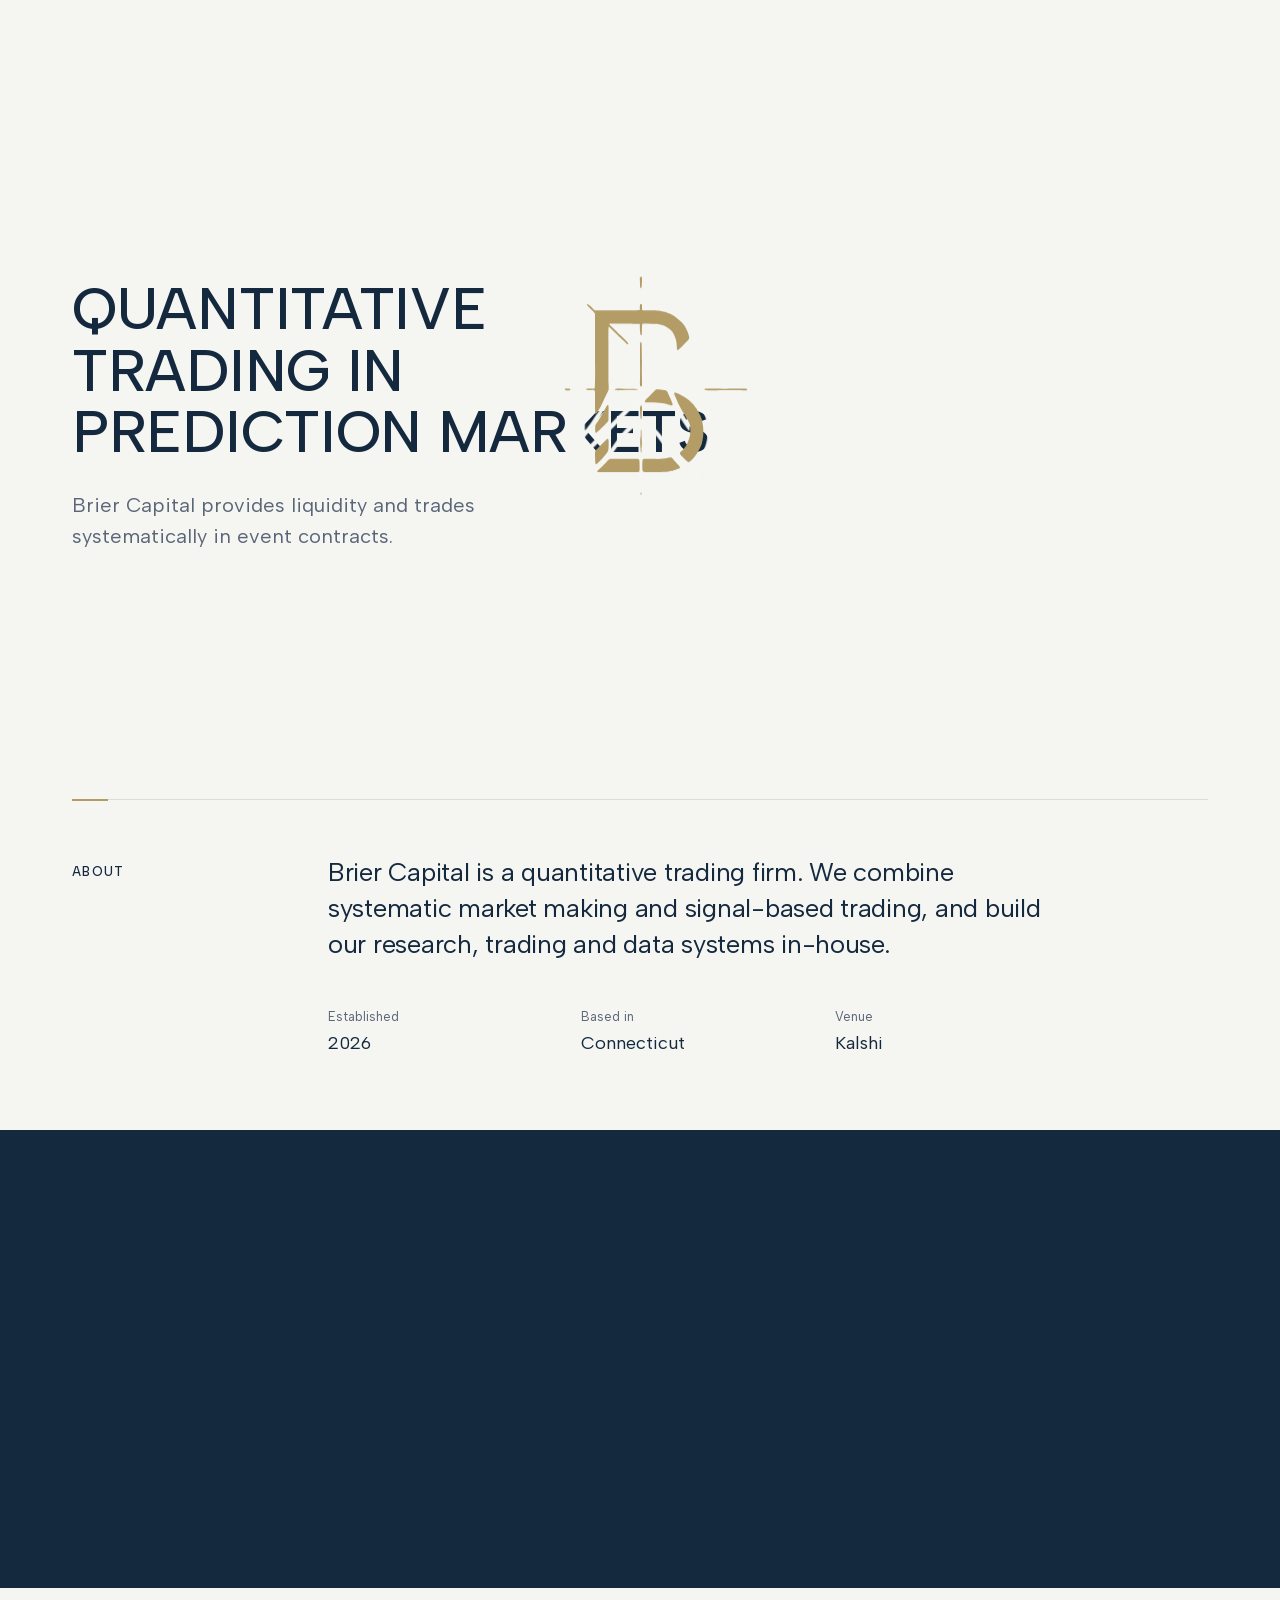
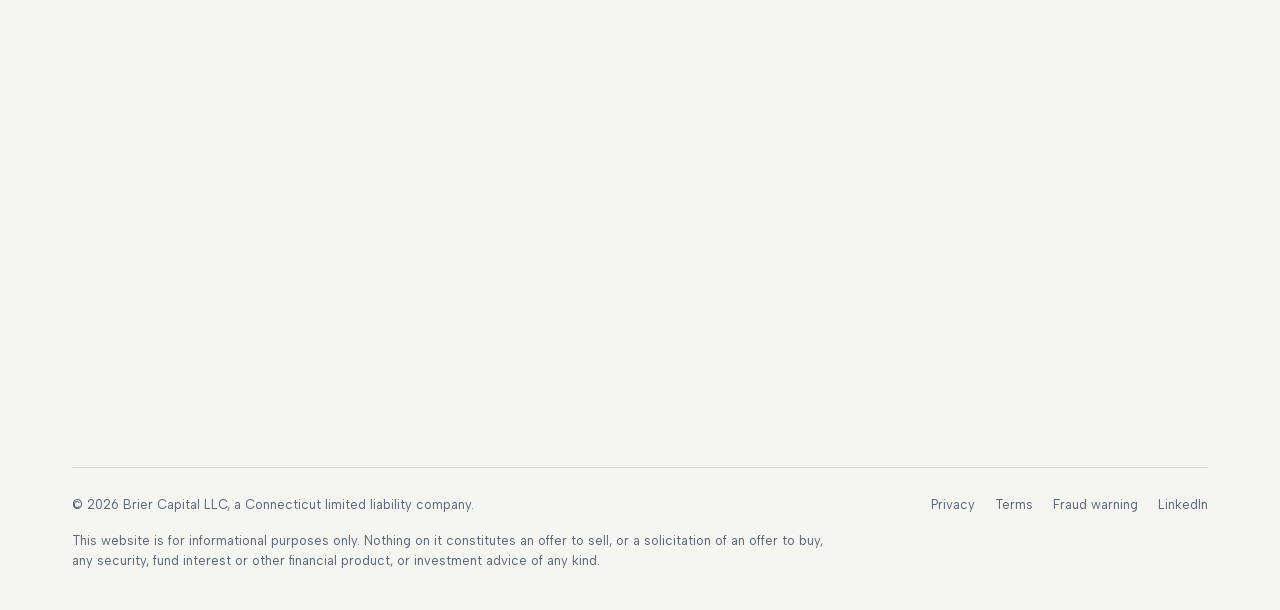
<file: index.html>
<!doctype html>
<html lang="en">
<head>
  <meta charset="utf-8">
  <meta name="viewport" content="width=device-width, initial-scale=1">
  <meta http-equiv="Content-Security-Policy" content="default-src 'none'; script-src 'self'; style-src 'self'; img-src 'self'; font-src 'self'; base-uri 'none'; form-action 'none'">
  <title>Brier Capital · Quantitative trading in prediction markets</title>
  <link rel="canonical" href="https://briercap.com/">
  <meta name="description" content="Brier Capital is a quantitative trading firm in prediction markets.">
  <meta name="theme-color" content="#f5f5f2" media="(prefers-color-scheme: light)">
  <meta name="theme-color" content="#0c1624" media="(prefers-color-scheme: dark)">
  <meta property="og:title" content="Brier Capital">
  <meta property="og:description" content="Quantitative trading in prediction markets.">
  <meta property="og:url" content="https://briercap.com/">
  <meta property="og:image" content="https://briercap.com/assets/og.png">
  <meta property="og:type" content="website">
  <meta property="og:site_name" content="Brier Capital">
  <link rel="icon" href="favicon.svg" type="image/svg+xml">
  <script type="application/ld+json">
    {"@context": "https://schema.org", "@graph": [
      {"@type": "Organization", "@id": "https://briercap.com/#org", "name": "Brier Capital",
       "legalName": "Brier Capital LLC", "alternateName": "briercap", "url": "https://briercap.com/",
       "logo": "https://briercap.com/brand/linkedin-logo.png", "email": "contact@briercap.com",
       "foundingDate": "2026", "sameAs": ["https://www.linkedin.com/company/briercap/"]},
      {"@type": "WebSite", "name": "Brier Capital", "url": "https://briercap.com/",
       "publisher": {"@id": "https://briercap.com/#org"}}
    ]}
  </script>
  <link rel="apple-touch-icon" href="assets/apple-touch-icon.png">
  <link rel="preload" href="assets/fonts/albert-sans-latin.woff2" as="font" type="font/woff2" crossorigin>
  <script src="boot.js"></script>
  <link rel="stylesheet" href="style.css">
  <script src="main.js" defer></script>
</head>
<body>
  <div class="curtain" aria-hidden="true"></div>
  <header class="wrap masthead">
    <a class="brand" href="index.html" aria-label="Brier Capital, home">
      <svg class="wordmark" viewBox="0 0 3768.000000 396.000000" aria-hidden="true"><g class="w-ink" transform="translate(0.000000,396.000000) scale(0.100000,-0.100000)"><path d="M18925 3710 c-100 -12 -322 -65 -375 -89 -25 -11 -52 -21 -60 -21
-19 0 -263 -123 -298 -150 -15 -12 -57 -43 -94 -71 -125 -92 -278 -245 -351
-349 -54 -79 -107 -162 -107 -168 0 -4 -11 -23 -24 -42 -30 -44 -71 -143 -101
-240 -12 -41 -28 -88 -34 -105 -7 -16 -24 -93 -39 -170 -33 -177 -38 -467 -10
-600 10 -44 20 -107 24 -140 7 -67 61 -241 100 -325 144 -311 309 -517 582
-726 15 -12 43 -28 62 -36 19 -8 41 -22 48 -31 8 -9 30 -21 50 -28 20 -6 48
-20 62 -29 14 -9 43 -23 65 -30 22 -7 60 -24 84 -37 24 -12 53 -23 63 -23 11
0 52 -11 91 -25 94 -32 206 -45 457 -52 207 -6 443 12 509 39 14 6 60 21 101
33 80 25 195 69 220 86 8 5 38 21 65 35 132 66 385 283 385 330 0 9 -20 35
-43 58 -135 127 -169 156 -186 156 -11 0 -53 -33 -93 -73 -94 -93 -194 -164
-308 -218 -25 -11 -67 -32 -94 -45 -28 -13 -57 -24 -65 -24 -9 0 -52 -12 -96
-27 -79 -27 -84 -28 -335 -27 l-255 0 -130 36 c-139 39 -259 85 -305 118 -15
11 -32 20 -36 20 -13 0 -117 73 -186 131 -86 73 -174 168 -225 244 -59 88
-103 161 -103 170 0 4 -11 31 -25 59 -127 264 -167 598 -109 925 14 80 33 164
43 186 10 22 21 53 25 69 8 32 81 188 106 226 121 185 174 246 294 343 140
114 311 216 388 232 18 4 49 16 69 26 20 10 75 23 123 29 48 6 110 15 138 20
85 16 289 12 426 -10 252 -39 446 -132 660 -317 102 -88 107 -88 221 36 54 58
91 107 91 119 0 14 -30 48 -87 98 -231 201 -428 298 -773 380 -102 24 -138 27
-325 30 -115 1 -241 -1 -280 -6z M284 3682 c-13 -7 -24 -20 -24 -30 0 -9 0
-768 0 -1687 0 -1570 1 -1671 18 -1687 16 -16 86 -18 1072 -20 580 -1 1060 1
1066 4 6 4 74 16 151 28 133 19 309 67 378 104 17 8 50 25 75 36 214 97 390
312 450 550 18 71 22 291 7 370 -51 264 -254 538 -483 653 -87 44 -92 71 -20
101 88 38 236 215 277 332 11 33 27 79 36 104 20 57 25 405 6 460 -86 255
-239 423 -508 558 -121 61 -227 88 -435 112 -173 19 -244 21 -1113 23 -739 2
-933 -1 -953 -11z m1784 -622 c121 -14 284 -71 344 -121 125 -105 119 -385
-11 -501 -22 -21 -46 -38 -53 -38 -7 0 -28 -11 -47 -25 -20 -13 -79 -35 -132
-49 -95 -25 -98 -25 -583 -27 -357 -1 -491 2 -499 10 -18 18 -27 708 -9 739
l12 22 448 0 c246 0 484 -4 530 -10z m215 -1380 c44 -5 95 -19 115 -30 21 -10
53 -26 72 -33 19 -8 62 -40 96 -70 109 -99 139 -235 88 -389 -32 -96 -91 -168
-162 -194 -26 -10 -60 -26 -77 -35 -62 -36 -162 -42 -741 -45 -431 -2 -566 0
-579 9 -24 18 -27 774 -3 791 19 14 1077 10 1191 -4z M8389 3695 c-4 -3 -156
-6 -337 -6 -298 0 -333 -1 -351 -17 l-21 -17 0 -1685 c-1 -1676 -1 -1685 19
-1701 18 -15 61 -17 400 -15 292 2 384 6 396 16 13 11 15 191 15 1701 l0 1689
-24 15 c-27 18 -88 30 -97 20z M32808 3688 c-38 -13 -85 -100 -158 -290 -11
-29 -31 -75 -45 -103 -13 -27 -41 -88 -60 -135 -20 -47 -47 -107 -60 -135 -13
-27 -28 -67 -35 -87 -6 -21 -15 -40 -20 -43 -5 -3 -14 -22 -20 -43 -6 -20 -25
-66 -42 -102 -17 -36 -40 -87 -53 -115 -39 -84 -96 -207 -126 -271 -16 -34
-29 -65 -29 -69 0 -8 -22 -56 -96 -210 -13 -27 -40 -88 -59 -135 -20 -47 -47
-110 -60 -140 -13 -30 -40 -93 -60 -140 -36 -84 -68 -153 -119 -260 -14 -30
-26 -60 -26 -65 0 -5 -11 -32 -24 -60 -14 -27 -43 -93 -66 -145 -56 -128 -96
-216 -126 -273 -13 -26 -24 -53 -24 -61 0 -7 -11 -33 -23 -57 -13 -24 -32 -68
-41 -96 -10 -29 -21 -55 -26 -58 -5 -3 -16 -28 -25 -55 -9 -27 -39 -91 -66
-141 -32 -59 -49 -101 -47 -118 l3 -26 173 -3 174 -2 25 27 c24 27 48 79 98
208 31 81 79 193 99 230 9 17 16 34 16 39 0 10 45 115 85 201 13 28 33 73 45
102 43 101 -63 91 979 95 883 4 914 4 937 -15 21 -16 77 -121 149 -282 13 -27
37 -80 54 -116 17 -36 31 -72 31 -79 0 -7 11 -32 24 -54 13 -23 31 -65 40 -93
10 -29 21 -55 26 -58 5 -3 18 -34 30 -69 11 -35 35 -80 53 -100 l32 -37 165
-3 c165 -3 200 2 200 29 0 8 -31 76 -69 152 -72 144 -102 207 -243 513 -17 36
-41 88 -54 115 -13 28 -24 55 -24 60 0 6 -10 28 -21 50 -12 22 -27 55 -34 75
-11 31 -62 141 -146 316 -16 34 -35 79 -43 100 -7 22 -23 57 -35 79 -11 22
-21 43 -21 48 0 7 -42 103 -90 202 -10 22 -51 112 -91 200 -39 88 -94 207
-121 265 -91 191 -130 274 -160 340 -17 36 -41 88 -54 115 -13 28 -24 55 -24
60 0 6 -10 28 -21 50 -12 22 -30 63 -39 90 -10 28 -25 64 -33 80 -18 36 -52
108 -143 310 -77 171 -85 183 -128 189 -65 10 -282 13 -308 4z m216 -490 c18
-40 39 -90 45 -110 7 -21 16 -40 21 -43 5 -3 16 -29 26 -58 9 -28 23 -61 30
-72 7 -11 20 -41 28 -65 9 -25 27 -67 40 -95 68 -143 86 -183 86 -196 1 -8 14
-39 30 -69 17 -30 30 -61 30 -67 0 -7 13 -41 29 -75 16 -35 43 -97 61 -138 18
-41 45 -102 61 -135 16 -33 29 -64 29 -69 0 -8 11 -32 91 -201 16 -33 29 -64
29 -68 0 -9 51 -124 81 -179 20 -38 25 -83 11 -92 -4 -2 -356 -6 -782 -7 -872
-2 -813 -8 -773 73 12 24 30 66 41 93 11 28 30 75 42 105 12 30 26 60 31 66 5
6 17 35 28 65 10 30 28 70 40 89 11 19 21 41 21 49 0 8 14 44 31 80 77 162 89
189 89 196 0 5 16 43 36 84 65 138 82 176 94 213 6 21 15 40 20 43 5 3 18 34
30 70 12 36 25 67 30 70 5 3 14 22 20 43 6 20 24 64 40 97 15 33 42 94 60 135
18 41 45 102 61 135 16 33 29 65 29 71 0 14 21 34 37 34 7 0 28 -33 47 -72z
M4076 3668 l-26 -23 -2 -1668 -2 -1668 25 -25 25 -24 367 -1 c277 -1 371 2
382 11 13 11 15 79 15 474 0 355 3 466 13 478 10 14 56 17 344 20 l332 5 35
-36 c19 -20 55 -67 80 -106 25 -38 54 -83 66 -100 12 -16 43 -64 71 -105 79
-120 176 -262 208 -305 17 -22 40 -56 51 -75 11 -19 32 -51 45 -70 13 -19 35
-50 47 -69 13 -18 42 -54 65 -80 l42 -46 418 -5 c230 -3 426 -1 436 3 24 11
21 25 -19 82 -19 28 -52 74 -72 104 -20 29 -46 66 -57 82 -42 58 -181 255
-195 276 -15 22 -271 404 -306 457 -10 16 -27 40 -36 55 -36 53 -21 90 52 126
178 90 405 347 486 549 13 32 28 63 33 70 26 32 65 272 65 406 0 149 -36 365
-72 437 -11 21 -23 49 -27 63 -27 91 -164 270 -285 373 -124 106 -238 180
-321 210 -24 8 -66 24 -94 36 -96 38 -228 72 -343 88 -96 13 -268 16 -968 20
l-851 4 -27 -23z m1709 -667 c66 -13 165 -58 238 -110 49 -34 157 -154 157
-173 0 -6 12 -36 27 -67 25 -52 27 -65 26 -176 -1 -86 -6 -133 -18 -165 -9
-25 -23 -67 -32 -94 -16 -51 -150 -198 -203 -223 -192 -90 -245 -97 -715 -94
-353 1 -371 2 -386 21 -15 18 -17 73 -18 540 -1 369 1 526 9 541 12 21 12 21
433 16 245 -3 447 -10 482 -16z M9319 3671 c-12 -9 -21 -29 -22 -46 0 -17 0
-772 1 -1678 l2 -1648 23 -23 24 -24 1336 0 1337 -1 15 23 c24 36 13 605 -12
624 -14 10 -208 12 -942 12 -746 -1 -927 2 -937 12 -16 16 -22 724 -6 740 6 6
313 9 800 8 l791 -1 14 23 c18 29 18 591 0 609 -8 8 -253 12 -798 14 -727 4
-789 5 -806 21 -18 16 -19 36 -19 335 0 317 0 318 22 333 20 14 123 16 908 16
l887 0 20 23 c20 21 21 31 18 316 -3 228 -6 297 -17 307 -10 10 -271 13 -1316
17 -1204 4 -1304 4 -1323 -12z M12664 3675 c-7 -5 -18 -22 -23 -38 -14 -37
-14 -3277 0 -3329 5 -20 14 -40 19 -43 5 -3 177 -7 382 -9 325 -3 375 -2 391
12 16 14 17 50 17 482 0 386 2 470 14 479 10 8 108 11 344 10 l331 -1 38 -43
c40 -45 60 -72 122 -170 21 -33 60 -93 87 -133 27 -41 60 -91 74 -111 14 -21
36 -54 50 -73 14 -19 38 -55 55 -79 32 -48 99 -141 187 -259 95 -128 36 -115
527 -115 l426 0 3 22 c2 13 -15 48 -45 90 -27 37 -55 78 -63 89 -18 25 -96
134 -125 174 -11 15 -37 52 -57 81 -20 30 -75 110 -123 179 -121 175 -276 405
-299 444 -25 43 -17 60 43 90 105 54 235 156 332 261 61 66 157 207 174 255 8
21 20 49 29 62 8 13 24 61 36 108 12 47 27 103 33 125 6 22 11 119 11 215 0
158 -2 186 -28 290 -39 162 -93 279 -199 434 -42 62 -211 217 -269 247 -20 10
-40 24 -43 30 -4 6 -55 33 -114 60 -58 28 -118 57 -132 65 -15 7 -56 20 -91
29 -35 8 -83 21 -106 29 -108 38 -285 46 -1156 48 -548 2 -844 0 -852 -7z
m1666 -675 c206 -27 372 -146 453 -326 31 -67 32 -73 31 -204 0 -129 -2 -139
-33 -215 -59 -143 -140 -227 -287 -295 -111 -52 -196 -61 -632 -63 -442 -2
-415 -8 -411 93 1 30 1 269 0 530 -2 447 -1 475 16 488 22 17 719 10 863 -8z
M22223 3681 c-153 -7 -170 -16 -199 -105 -9 -28 -23 -61 -30 -73 -8 -13 -25
-51 -38 -85 -40 -106 -82 -209 -121 -298 -20 -47 -45 -105 -56 -130 -10 -25
-33 -74 -52 -110 -19 -36 -42 -78 -50 -95 -9 -16 -32 -66 -52 -110 -20 -44
-47 -102 -60 -130 -13 -27 -40 -88 -60 -135 -20 -47 -45 -103 -55 -125 -11
-22 -26 -58 -34 -80 -7 -22 -23 -58 -35 -80 -11 -22 -21 -44 -21 -50 0 -5 -11
-32 -24 -60 -14 -27 -43 -93 -66 -145 -23 -52 -52 -118 -66 -145 -13 -28 -24
-54 -24 -59 0 -9 -21 -55 -96 -211 -13 -27 -39 -88 -59 -135 -20 -47 -44 -103
-55 -125 -11 -22 -26 -58 -34 -80 -7 -22 -23 -58 -35 -80 -11 -22 -21 -44 -21
-50 0 -5 -11 -32 -24 -60 -14 -27 -43 -93 -66 -145 -23 -52 -46 -104 -52 -115
-41 -73 -95 -194 -103 -232 -3 -18 -15 -43 -26 -57 -35 -44 -52 -97 -37 -111
11 -11 255 -23 330 -17 18 2 80 91 93 133 4 13 18 44 31 69 13 25 32 70 43
100 35 99 71 190 91 230 11 21 20 45 20 52 0 26 131 273 156 296 l25 22 917
-2 916 -3 38 -55 c20 -30 37 -60 37 -66 1 -6 14 -38 30 -70 16 -32 48 -102 71
-154 76 -170 91 -204 115 -255 13 -27 40 -86 60 -130 77 -170 64 -162 263
-168 135 -3 156 -2 175 13 l21 18 -55 113 c-94 190 -129 265 -129 274 0 4 -11
31 -25 59 -38 79 -95 213 -95 222 0 5 -40 90 -90 190 -49 100 -90 184 -90 187
0 3 -27 62 -60 131 -33 69 -60 129 -60 132 0 4 -13 36 -30 70 -16 35 -43 93
-60 128 -16 34 -30 66 -30 70 0 4 -16 42 -36 84 -20 42 -44 95 -54 117 -11 22
-38 83 -60 135 -23 52 -50 113 -61 135 -10 22 -64 141 -119 265 -56 124 -109
243 -120 265 -10 22 -34 75 -54 117 -20 42 -36 80 -36 83 0 3 -16 41 -36 83
-20 42 -49 104 -64 137 -16 33 -55 116 -88 185 -33 69 -63 135 -67 147 -10 35
-72 83 -103 81 -15 -1 -86 -4 -159 -7z m83 -468 c8 -21 25 -60 38 -88 72 -148
96 -203 96 -216 0 -8 10 -30 21 -49 12 -19 28 -53 36 -75 13 -38 23 -61 92
-205 17 -36 31 -69 31 -75 0 -5 14 -39 31 -75 78 -162 89 -186 89 -195 0 -5
11 -32 24 -60 27 -55 72 -158 184 -420 17 -38 33 -81 37 -95 4 -14 21 -49 36
-79 30 -56 37 -99 18 -118 -17 -17 -1540 -6 -1558 12 -15 15 -1 76 25 105 7 9
20 36 29 60 8 25 27 70 41 100 15 30 40 84 57 120 16 36 45 97 63 135 19 39
34 75 34 81 0 6 9 22 19 36 11 13 24 42 30 63 6 22 19 54 29 70 11 17 25 48
32 70 7 22 23 58 36 81 13 22 24 47 24 56 0 8 11 37 25 64 14 27 30 65 36 84
6 19 19 49 29 66 9 17 25 54 34 82 10 29 21 54 26 57 5 3 18 34 30 70 12 36
25 67 30 70 5 3 16 29 25 58 10 28 28 71 41 94 13 23 24 48 24 55 0 7 9 32 20
56 26 58 64 60 86 5z M24532 3667 l-22 -23 2 -1688 c3 -1538 4 -1689 19 -1699
11 -8 64 -12 159 -11 l143 0 25 29 24 29 -6 185 c-3 103 -9 331 -12 509 -6
301 -5 324 11 342 18 19 33 20 509 20 509 0 735 10 827 35 30 9 86 24 126 35
40 10 96 30 126 44 30 15 58 26 62 26 9 0 32 14 154 96 184 123 338 335 412
569 30 93 32 112 37 285 3 111 0 219 -7 270 -12 91 -63 254 -106 334 -99 192
-290 381 -470 465 -38 18 -83 40 -100 48 -50 26 -214 73 -310 88 -155 25 -441
35 -1021 35 l-561 0 -21 -23z m1103 -310 l350 -4 142 -36 c78 -20 153 -43 165
-50 13 -8 41 -20 63 -27 22 -7 49 -20 60 -30 11 -10 34 -25 51 -34 41 -20 150
-129 171 -170 9 -17 24 -42 34 -56 83 -114 126 -523 74 -684 -60 -184 -124
-289 -218 -360 -71 -52 -153 -106 -163 -106 -5 0 -30 -11 -56 -25 -26 -14 -73
-31 -105 -39 -32 -8 -85 -21 -118 -31 -71 -19 -431 -34 -881 -34 -264 -1 -294
1 -313 17 l-22 17 0 813 c0 447 3 817 7 823 12 21 47 24 226 22 101 -2 341 -4
533 -6z M28778 3681 c-43 -13 -48 -30 -48 -161 0 -110 2 -129 18 -143 17 -15
71 -17 568 -17 425 0 554 -3 567 -12 15 -12 17 -125 19 -1533 l2 -1520 23 -23
c21 -21 30 -22 156 -22 99 0 138 4 153 14 19 14 19 43 22 1542 2 1087 6 1531
14 1541 8 10 120 13 577 13 428 0 570 3 579 12 20 20 16 282 -5 299 -13 12
-230 14 -1325 14 -719 0 -1314 -2 -1320 -4z M35237 3672 c-14 -15 -15 -184
-13 -1706 2 -1641 3 -1689 21 -1702 16 -12 196 -14 1096 -14 989 0 1078 1
1090 17 10 12 14 50 14 143 0 112 -2 130 -19 149 l-20 21 -899 0 c-674 -1
-902 2 -913 11 -12 10 -14 234 -14 1534 0 1437 -1 1523 -17 1537 -14 12 -55
17 -164 22 -131 5 -148 4 -162 -12z M27846 3662 c-15 -18 -16 -142 -15 -1690
1 -1647 1 -1672 21 -1697 19 -25 21 -25 172 -25 105 0 156 4 164 12 9 9 12
399 12 1693 0 1505 -2 1683 -16 1703 -14 21 -21 22 -168 22 -136 0 -155 -2
-170 -18z"/></g></svg>
    </a>
    <nav class="nav" aria-label="Sections">
      <a href="#about">About</a>
      <a href="#markets">Markets</a>
      <a href="#approach">Approach</a>
      <a href="#contact">Contact</a>
    </nav>
  </header>

  <main>
    <section class="wrap hero">
      <div class="copy">
        <h1>Quantitative trading in prediction markets</h1>
        <p class="lede">Brier Capital provides liquidity and trades systematically in event contracts.</p>
      </div>
      <svg class="monogram" viewBox="0 0 1580.000000 1440.000000" role="img" aria-label="Brier Capital monogram"><g class="m-gold" transform="translate(0.000000,1440.000000) scale(0.100000,-0.100000)"><path d="M7923 13775 l-35 -35 6 -212 c10 -365 15 -424 37 -443 22 -21 42 -15
64 18 22 34 43 539 26 623 -18 94 -41 106 -98 49z M7933 12058 c-34 -16 -43
-60 -43 -212 0 -78 -5 -148 -10 -156 -8 -13 -1563 -26 -2683 -22 -163 1 -171
4 -310 144 -66 65 -138 131 -161 147 -22 16 -49 38 -59 48 -30 34 -94 58 -112
43 -29 -24 -14 -48 118 -179 72 -73 171 -171 219 -219 48 -48 104 -111 125
-141 l38 -55 1 -575 c2 -569 2 -1303 0 -2051 0 -212 1 -524 4 -695 8 -565 -6
-1386 -24 -1403 -13 -13 -55 -16 -265 -16 -265 -1 -292 -6 -275 -49 13 -34
218 -57 334 -38 57 10 74 8 133 -10 109 -34 101 8 94 -469 -7 -430 6 -969 24
-1002 16 -29 50 -18 82 27 63 89 137 205 150 237 8 18 33 62 56 98 23 36 58
99 78 140 20 41 66 138 104 215 37 77 77 164 89 194 11 30 29 66 39 80 19 27
131 264 131 277 0 4 13 28 29 53 16 25 42 82 57 126 l27 80 -8 355 c-9 377
-15 3384 -7 3508 3 48 10 76 18 79 19 7 129 -94 444 -406 151 -150 322 -314
380 -364 58 -51 157 -145 221 -210 108 -110 119 -118 150 -115 31 3 34 6 37
40 3 36 -3 43 -275 316 -154 154 -288 282 -299 286 -12 3 -63 54 -114 112 -51
58 -123 130 -159 159 -63 50 -211 198 -315 313 -57 63 -53 73 31 80 183 14
1830 -3 1850 -20 9 -7 13 -46 13 -137 -1 -310 30 -553 71 -566 44 -14 60 19
59 124 -2 161 14 569 23 578 17 16 158 19 557 12 454 -9 543 -18 693 -75 49
-19 94 -34 101 -34 6 0 30 -10 51 -21 22 -12 61 -32 88 -45 26 -13 74 -43 106
-67 33 -23 86 -62 120 -86 283 -202 471 -664 471 -1156 0 -243 27 -235 377
111 131 130 262 259 291 288 56 53 112 152 112 196 -1 96 -57 285 -134 453
-20 43 -36 84 -36 90 0 7 -18 39 -40 72 -22 33 -40 63 -40 67 -1 29 -131 200
-220 289 -342 343 -655 551 -940 624 -36 9 -92 27 -125 39 -60 23 -129 39
-240 56 -33 6 -103 17 -155 26 -76 13 -191 17 -562 21 -383 4 -469 7 -479 19
-7 9 -11 68 -11 180 0 150 -2 168 -19 185 -21 21 -43 23 -76 7z M7925 9640
c-17 -19 -19 -55 -23 -543 -2 -287 -2 -625 0 -752 4 -279 2 -749 -4 -1060 -6
-304 -1 -380 27 -413 29 -33 68 -25 91 20 15 29 16 68 8 413 -5 209 -7 497 -4
640 3 143 4 370 3 505 -8 1017 -13 1169 -40 1196 -20 19 -37 18 -58 -6z M3220
6718 c-62 -10 -85 -27 -76 -55 11 -34 55 -46 184 -51 118 -4 124 -3 148 19 35
32 31 57 -11 75 -44 18 -171 24 -245 12z M6415 6723 c-80 -17 -110 -52 -76
-87 30 -30 171 -29 686 3 66 5 149 4 185 0 84 -11 521 0 538 13 53 43 -7 48
-547 53 -308 2 -522 8 -546 14 -39 10 -200 13 -240 4z M14335 6720 c-60 -5
-610 -8 -1222 -7 -1047 2 -1113 1 -1130 -15 -70 -71 306 -110 817 -84 80 4
300 9 490 11 190 3 365 5 390 6 25 0 126 -2 225 -5 99 -3 201 -6 227 -6 25 0
140 -4 254 -9 216 -11 250 -7 282 32 53 63 -88 95 -333 77z M8909 6658 c-42
-26 -670 -661 -687 -695 -18 -33 -14 -68 8 -88 18 -16 50 -19 306 -26 661 -18
939 -52 1224 -154 152 -54 218 -43 204 34 -12 62 -153 401 -212 511 -11 19
-27 60 -36 90 -44 149 -133 264 -224 290 -53 15 -328 50 -447 56 -92 5 -103 4
-136 -18z M10075 6450 c-25 -28 -14 -106 25 -174 16 -30 30 -60 30 -67 0 -8
30 -77 66 -154 36 -77 76 -168 89 -203 13 -34 77 -165 141 -290 102 -198 164
-304 290 -491 67 -100 87 -134 177 -301 150 -277 173 -343 189 -551 13 -163
-6 -443 -36 -510 -8 -19 -24 -70 -36 -114 -12 -44 -32 -109 -45 -145 -13 -36
-29 -81 -35 -100 -62 -173 -147 -312 -289 -465 -64 -69 -133 -137 -153 -150
-76 -51 -88 -119 -33 -185 163 -196 409 -428 480 -456 43 -16 49 -16 80 -1 85
41 201 147 288 267 22 30 56 73 76 96 146 166 410 666 428 807 3 23 9 49 14
58 5 9 17 59 28 110 85 416 76 784 -35 1293 -30 140 -151 416 -249 571 -24 39
-53 86 -64 106 -11 20 -42 64 -68 98 -26 33 -60 80 -75 103 -73 118 -180 233
-352 378 -205 173 -583 389 -826 471 -70 24 -83 23 -105 -1z M5823 5658 c-11
-13 -47 -70 -78 -128 -32 -58 -79 -143 -105 -190 -26 -47 -84 -152 -130 -235
-45 -82 -101 -179 -124 -215 -23 -36 -57 -90 -75 -120 -18 -30 -42 -69 -54
-85 -155 -215 -172 -247 -185 -355 -14 -114 -5 -348 14 -377 36 -56 47 -47
419 319 199 196 357 361 373 387 l27 46 5 290 c9 550 8 640 -14 664 -25 27
-47 27 -73 -1z M7945 5634 c-44 -48 -48 -80 -41 -333 9 -293 29 -481 53 -499
25 -18 46 8 46 55 0 21 4 146 9 278 14 381 13 471 -6 500 -21 32 -31 31 -61
-1z M7955 4108 c-3 -7 -5 -33 -6 -58 0 -25 -2 -124 -3 -220 -2 -125 -8 -191
-20 -232 -18 -63 -21 -297 -5 -473 5 -55 13 -170 18 -255 10 -168 15 -193 40
-188 20 4 28 145 11 199 -10 29 -9 44 5 85 23 64 31 384 14 569 -7 72 -13 231
-13 355 -1 206 -2 225 -19 228 -9 2 -19 -2 -22 -10z M5454 3178 c-198 -200
-366 -372 -372 -384 -17 -32 -34 -192 -28 -259 4 -33 9 -159 11 -280 9 -357
20 -369 195 -210 134 121 177 168 453 494 197 232 196 230 204 613 6 296 3
338 -28 369 -46 46 -50 43 -435 -343z M9665 2340 c-235 -56 -534 -80 -815 -66
-58 3 -240 6 -405 7 -399 2 -380 12 -395 -204 -13 -168 -2 -530 16 -575 26
-64 14 -63 706 -57 343 3 668 10 723 15 137 13 225 26 255 38 14 5 54 13 90
17 66 7 145 25 190 43 14 5 52 17 85 26 33 10 94 31 135 48 41 16 90 33 108
38 118 29 87 127 -92 287 -54 48 -173 181 -271 303 -55 69 -124 111 -177 109
-18 -1 -87 -14 -153 -29z M5987 2266 c-72 -30 -136 -82 -189 -155 -55 -73
-436 -455 -513 -512 -32 -24 -68 -59 -78 -77 -20 -34 -20 -34 1 -55 l21 -21
893 -1 c491 -1 1068 -3 1281 -4 424 -3 415 -4 454 56 16 25 18 58 17 353 -1
477 27 446 -391 431 -164 -6 -312 -9 -329 -7 -16 3 -272 7 -569 10 l-540 5
-58 -23z M7950 133 c-1 -16 -7 -39 -15 -53 -8 -14 -14 -37 -15 -52 0 -27 2
-28 46 -28 l45 0 -6 48 c-9 65 -27 112 -42 112 -7 0 -13 -12 -13 -27z"/></g>
<g class="m-navy" transform="translate(0.000000,1440.000000) scale(0.100000,-0.100000)"><path d="M5760 12972 c-1361 -1 -2148 -6 -2154 -12 -6 -6 -10 -1138 -12 -3122
-1 -1712 -2 -3140 -2 -3173 0 -33 1 -1088 3 -2344 l3 -2285 -57 -60 c-31 -33
-292 -299 -581 -591 -289 -291 -573 -579 -630 -639 -58 -59 -120 -115 -137
-122 -22 -9 -94 -16 -215 -20 -256 -8 -258 -9 -258 -148 0 -120 8 -127 132
-121 51 3 216 7 366 10 300 5 379 16 562 79 25 8 88 25 140 36 110 24 229 54
315 79 166 50 243 74 273 87 40 17 64 18 80 2 16 -16 16 -171 0 -214 -10 -27
-9 -37 6 -59 l17 -26 2147 -1 c1181 0 2170 1 2197 2 28 0 482 4 1010 8 1031 8
1016 7 1036 58 10 28 25 35 129 59 91 21 239 61 300 81 25 8 65 21 90 28 25 8
70 24 100 36 30 12 72 28 92 36 116 43 434 204 588 297 63 38 126 76 140 84
24 14 34 10 200 -75 260 -133 584 -272 750 -322 41 -13 94 -29 118 -37 24 -8
66 -21 95 -28 29 -8 88 -23 132 -35 93 -24 249 -57 352 -75 39 -6 84 -20 100
-30 27 -18 142 -48 251 -65 29 -5 206 -10 394 -11 l342 -3 17 25 c15 21 17 36
11 113 -11 126 -3 122 -254 129 -278 8 -676 62 -1018 138 -215 48 -356 91
-690 208 -135 47 -522 239 -630 311 -14 9 -43 28 -65 42 -639 403 -1145 878
-1622 1523 -33 44 -106 143 -163 220 -138 186 -227 311 -320 445 -483 699
-855 1030 -1255 1118 -187 41 -214 44 -289 32 -200 -31 -262 -48 -401 -108
-58 -24 -95 -46 -236 -139 -211 -139 -525 -500 -853 -981 -42 -63 -102 -150
-134 -194 -31 -44 -64 -90 -72 -101 -8 -12 -73 -101 -145 -197 -71 -96 -140
-193 -153 -215 -13 -22 -38 -56 -56 -75 -19 -19 -37 -43 -42 -52 -11 -20 -152
-191 -255 -307 -109 -123 -304 -312 -373 -363 -33 -24 -78 -61 -100 -84 -139
-139 -614 -476 -645 -457 -14 9 -16 61 -16 539 l0 529 40 45 c40 44 89 94 619
630 144 146 333 339 421 430 87 91 438 446 780 790 341 344 852 861 1135 1150
681 693 1410 1433 1626 1649 197 197 164 182 322 142 99 -25 154 -26 241 -5
212 50 370 211 403 407 16 96 3 238 -28 298 -20 41 -23 53 -13 71 7 12 239
254 517 537 278 284 717 732 976 996 258 264 546 557 640 650 94 94 266 267
381 385 836 854 1376 1402 1602 1628 223 222 262 265 254 280 -5 10 -48 53
-95 96 -70 63 -88 75 -103 67 -19 -10 -1000 -995 -1347 -1352 -109 -112 -325
-332 -480 -489 -155 -157 -668 -679 -1141 -1160 -1037 -1055 -1372 -1392
-1405 -1413 -24 -15 -31 -14 -113 13 -261 88 -548 -41 -663 -300 -43 -97 -44
-317 -1 -397 15 -29 27 -59 27 -67 0 -8 -150 -165 -332 -349 -183 -184 -537
-544 -787 -799 -587 -598 -937 -953 -1626 -1648 -308 -311 -841 -850 -1184
-1197 -349 -354 -632 -633 -642 -633 -25 0 -24 -7 -19 400 l5 375 35 44 c19
25 78 95 130 156 52 61 129 158 170 214 41 57 121 161 177 232 57 71 114 151
127 177 14 27 39 67 58 89 18 22 41 54 50 69 9 16 43 68 75 115 100 149 207
325 230 378 8 18 39 77 70 130 31 53 85 152 121 221 86 166 129 236 174 287
21 24 38 51 38 62 0 17 34 97 100 236 57 119 168 362 200 435 18 41 38 82 45
90 14 15 40 81 54 135 5 17 15 44 24 60 20 38 137 310 137 318 0 6 92 207 210
457 61 130 290 648 390 885 352 831 535 1140 742 1254 103 57 245 68 329 26
182 -92 317 -269 516 -675 73 -150 116 -245 265 -590 45 -104 68 -140 90 -140
4 0 30 20 58 45 28 25 69 57 91 70 45 29 47 43 18 111 -188 434 -366 801 -469
964 -288 456 -649 603 -1015 413 -294 -154 -533 -550 -965 -1603 -37 -91 -143
-337 -175 -405 -18 -38 -65 -144 -105 -235 -40 -91 -76 -169 -80 -175 -4 -5
-75 -163 -158 -350 -83 -187 -164 -365 -180 -395 -16 -30 -32 -78 -35 -105 -4
-34 -28 -98 -72 -190 -37 -77 -112 -234 -167 -350 -171 -361 -269 -557 -323
-645 -29 -47 -71 -119 -94 -160 -63 -112 -81 -139 -141 -220 -63 -84 -57 -75
-169 -245 -114 -173 -267 -388 -355 -500 -39 -49 -98 -125 -130 -168 -45 -59
-65 -77 -80 -75 l-21 3 1 845 c0 465 1 1052 0 1305 -2 1623 3 5801 8 5821 4
13 18 32 33 41 40 27 4364 26 4588 0 303 -36 504 -84 795 -189 143 -52 388
-179 508 -263 308 -215 485 -395 690 -701 145 -216 282 -498 322 -663 20 -79
19 -80 251 156 423 429 404 405 369 473 -11 22 -20 44 -20 51 0 17 -121 257
-161 319 -117 180 -153 234 -216 317 -325 431 -747 761 -1280 1000 -180 81
-200 89 -428 162 -241 78 -388 113 -599 141 -344 45 -410 46 -3516 42z m2164
-8614 c35 -9 53 -9 83 1 106 35 354 -71 568 -242 72 -58 227 -217 265 -271 8
-12 40 -51 71 -87 31 -37 96 -120 144 -185 48 -66 107 -144 129 -174 23 -30
49 -66 59 -80 9 -14 43 -63 77 -110 33 -47 85 -121 116 -165 30 -44 75 -107
100 -140 24 -33 52 -71 61 -85 95 -137 302 -397 358 -450 21 -19 81 -87 133
-150 121 -144 433 -466 543 -562 110 -94 110 -101 -6 -157 -49 -24 -111 -52
-137 -62 -27 -11 -72 -29 -100 -40 -252 -101 -529 -171 -817 -206 -97 -12
-285 -16 -822 -20 l-696 -5 -26 24 -25 23 7 124 c11 205 -29 298 -78 180 -18
-44 -21 -72 -21 -189 0 -104 -3 -140 -14 -149 -18 -15 -3192 -15 -3201 0 -9
14 10 34 69 75 28 19 78 55 111 79 33 24 92 65 130 91 39 26 95 72 125 103 30
31 96 89 147 130 106 85 412 392 496 498 31 39 71 81 88 94 46 32 191 218 469
599 30 42 232 324 328 459 18 25 41 57 50 71 19 29 124 169 213 285 225 293
464 515 655 609 167 83 265 106 348 84z m-4333 -3079 c0 -173 0 -320 0 -327
-1 -21 -131 -73 -326 -130 -150 -45 -174 -51 -280 -75 -185 -43 -239 -56 -262
-63 -16 -4 -25 -1 -29 11 -7 18 -17 8 549 584 216 219 332 330 338 324 6 -6
10 -131 10 -324z M7932 2458 c-6 -6 -12 -37 -12 -68 0 -30 -4 -71 -10 -89 -7
-27 -5 -51 12 -110 11 -42 23 -106 25 -143 7 -107 28 -90 43 35 7 56 15 120
19 142 4 22 4 85 1 140 l-5 100 -30 3 c-17 2 -36 -3 -43 -10z M11864 9651
c-435 -440 -424 -427 -424 -494 0 -123 -92 -430 -200 -672 -150 -334 -499
-770 -750 -937 -14 -9 -47 -33 -75 -53 -27 -19 -129 -88 -225 -152 -96 -64
-191 -129 -212 -145 -97 -75 -227 -124 -403 -151 -89 -14 -99 -25 -72 -81 14
-29 34 -77 79 -191 11 -27 29 -69 39 -93 10 -23 19 -49 19 -58 0 -8 15 -45 34
-82 18 -37 59 -130 91 -207 31 -77 70 -165 86 -197 16 -32 29 -62 29 -68 0 -6
20 -54 44 -108 82 -182 116 -269 116 -296 0 -15 17 -58 39 -94 21 -37 73 -137
116 -222 118 -236 386 -698 511 -881 28 -41 71 -103 95 -139 63 -93 188 -258
201 -266 41 -26 51 137 18 286 -28 126 -62 205 -144 333 -123 193 -276 456
-276 475 0 5 -15 29 -33 53 -59 78 -234 415 -322 619 -18 41 -52 116 -77 165
-25 50 -51 108 -58 130 -7 22 -24 63 -38 90 -37 74 -72 183 -72 225 0 19 -6
45 -14 56 -8 11 -33 65 -56 120 -66 157 -65 154 -47 171 17 17 44 12 242 -49
67 -20 99 -31 230 -78 698 -251 1315 -841 1599 -1530 58 -141 108 -290 132
-390 7 -30 17 -73 23 -95 98 -390 93 -926 -11 -1330 -66 -253 -197 -572 -312
-755 -131 -211 -380 -511 -518 -626 -38 -31 -68 -62 -68 -69 0 -12 109 -114
156 -145 363 -245 496 -324 528 -316 46 11 332 330 464 516 86 121 110 156
149 218 89 143 215 400 265 542 69 199 79 232 123 400 132 506 152 1173 49
1660 -21 104 -51 223 -74 300 -32 105 -77 243 -90 275 -7 17 -21 53 -32 80
-73 183 -232 492 -320 621 -155 227 -520 652 -596 693 -13 7 -90 66 -171 130
-138 110 -256 193 -363 255 -27 16 -48 35 -48 44 0 9 69 86 153 171 236 241
413 476 540 721 77 150 111 231 197 480 55 160 108 405 139 645 29 219 20 830
-12 862 -14 14 -51 -21 -393 -366z"/></g></svg>
    </section>

    <section class="wrap row" id="about" aria-labelledby="about-h">
      <h2 id="about-h" class="label">About</h2>
      <div class="body">
        <p class="big">Brier Capital is a quantitative trading firm. We combine systematic market making and
          signal-based trading, and build our research, trading and data systems in-house.</p>
        <dl class="facts">
          <div><dt>Established</dt><dd>2026</dd></div>
          <div><dt>Based in</dt><dd>Connecticut</dd></div>
          <div><dt>Venue</dt><dd>Kalshi</dd></div>
        </dl>
      </div>
    </section>

    <div class="band">
    <section class="wrap row" id="markets" aria-labelledby="markets-h">
        <h2 id="markets-h" class="label">Markets</h2>
        <div class="body">
          <p class="big">We trade event contracts on Kalshi, a CFTC-regulated exchange, across a broad and
            growing range of&nbsp;markets.</p>
        </div>
        <ul class="tiles">
          <li>Crypto</li>
          <li>Commodities</li>
          <li>Sports</li>
          <li>Combos</li>
          <li>Elections</li>
          <li>Politics</li>
        </ul>
      </section>
    </div>

    <section class="wrap row" id="approach" aria-labelledby="approach-h">
      <h2 id="approach-h" class="label">Approach</h2>
      <div class="body pillars">
        <div>
          <h3>Research</h3>
          <p>Strategies begin as quantitative research, grounded in statistics and financial economics.</p>
        </div>
        <div>
          <h3>Technology</h3>
          <p>Our trading, execution and market-data systems are built in-house for speed and reliability.</p>
        </div>
        <div>
          <h3>Risk</h3>
          <p>Limits are set at the strategy and firm level and enforced automatically in real time.</p>
        </div>
      </div>
    </section>

    <section class="wrap row" id="contact" aria-labelledby="contact-h">
      <h2 id="contact-h" class="label">Contact</h2>
      <div class="body">
        <p class="big contact"><a href="mailto:contact@briercap.com">contact@briercap.com</a></p>
        <p class="muted">For exchange, partnership and career inquiries.</p>
      </div>
    </section>
  </main>

  <footer class="wrap foot">
    <div class="foot-top">
      <span>&copy; 2026 Brier Capital LLC, a Connecticut limited liability company.</span>
      <nav class="foot-links" aria-label="Legal">
        <a href="privacy.html">Privacy</a>
        <a href="terms.html">Terms</a>
        <a href="fraud.html">Fraud warning</a>
        <a href="https://www.linkedin.com/company/briercap/" rel="noopener noreferrer">LinkedIn</a>
      </nav>
    </div>
    <p class="disclaimer">This website is for informational purposes only. Nothing on it constitutes an offer
      to sell, or a solicitation of an offer to buy, any security, fund interest or other financial product,
      or investment advice of any kind.</p>
  </footer>
</body>
</html>
</file>
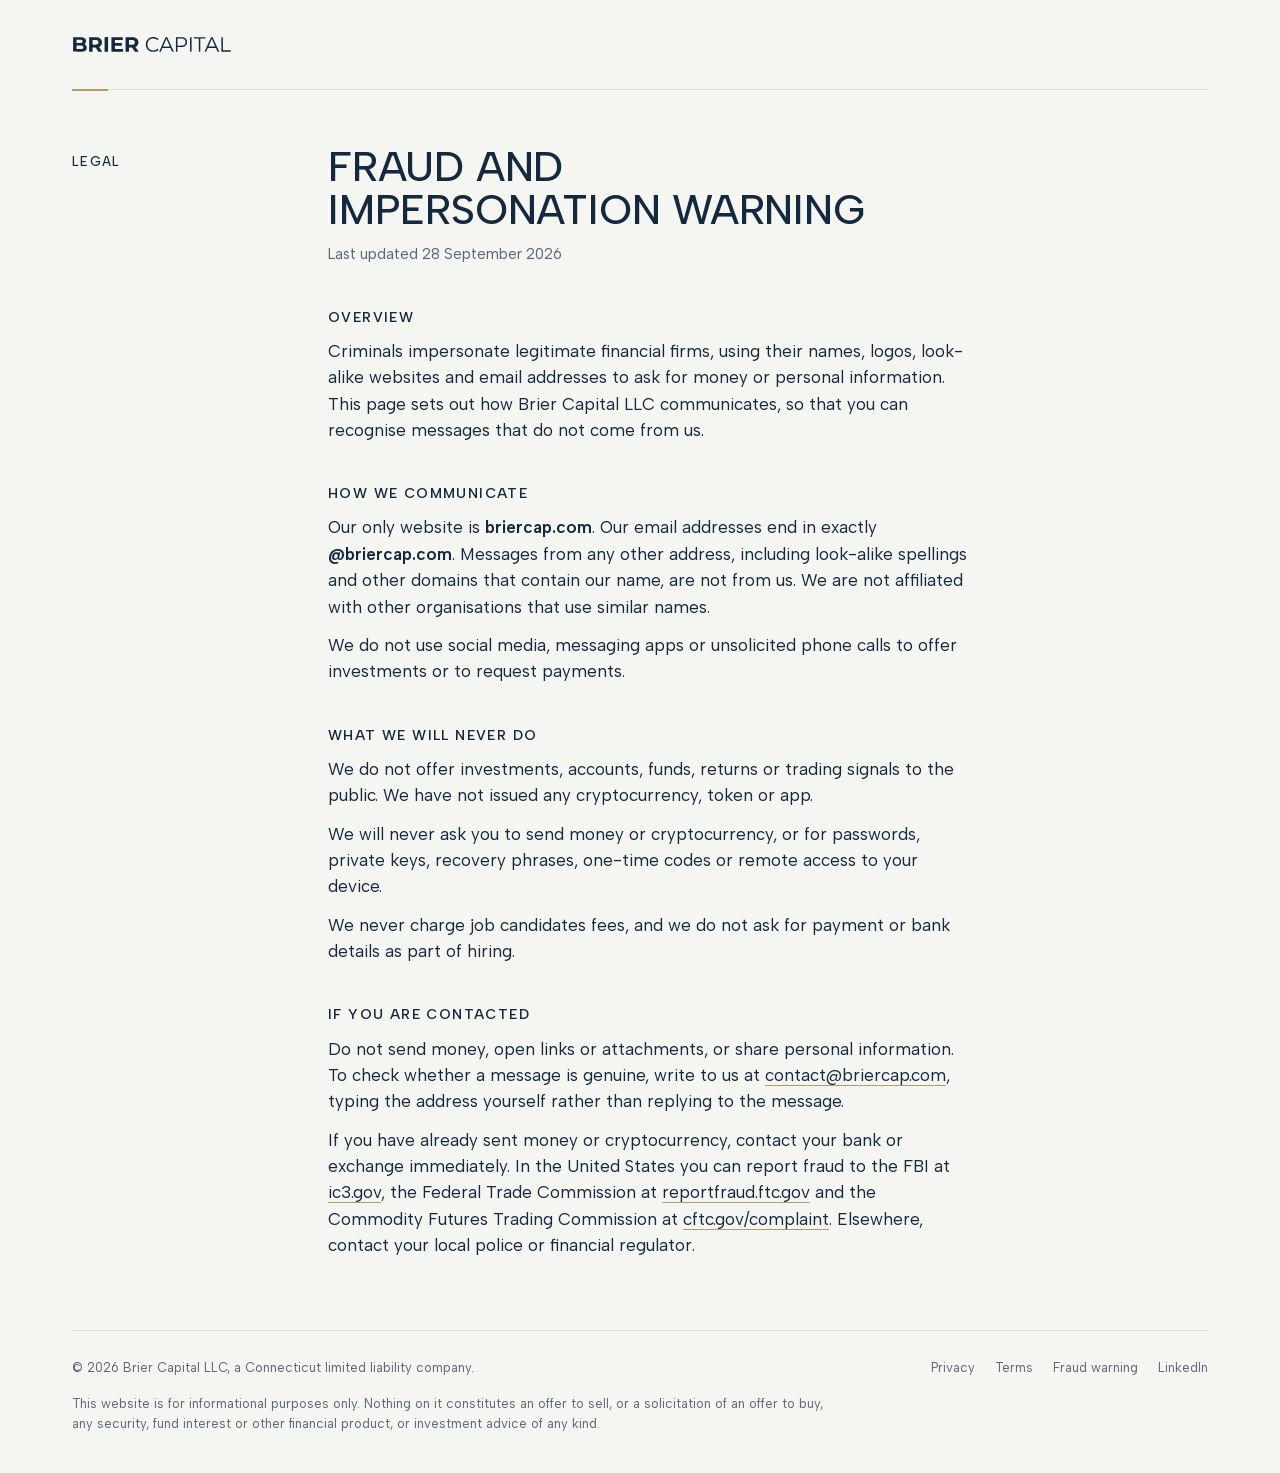
<file: fraud.html>
<!doctype html>
<html lang="en">
<head>
  <meta charset="utf-8">
  <meta name="viewport" content="width=device-width, initial-scale=1">
  <meta http-equiv="Content-Security-Policy" content="default-src 'none'; script-src 'self'; style-src 'self'; img-src 'self'; font-src 'self'; base-uri 'none'; form-action 'none'">
  <title>Fraud and impersonation warning · Brier Capital</title>
  <link rel="canonical" href="https://briercap.com/fraud.html">
  <meta name="description" content="How to recognise communications that genuinely come from Brier Capital.">
  <meta name="theme-color" content="#f5f5f2" media="(prefers-color-scheme: light)">
  <meta name="theme-color" content="#0c1624" media="(prefers-color-scheme: dark)">
  <link rel="icon" href="favicon.svg" type="image/svg+xml">
  <link rel="apple-touch-icon" href="assets/apple-touch-icon.png">
  <link rel="preload" href="assets/fonts/albert-sans-latin.woff2" as="font" type="font/woff2" crossorigin>
  <link rel="stylesheet" href="style.css">
</head>
<body>
  <!-- Generated by build.py from index.html; edit there, not here. -->
  <header class="wrap masthead">
    <a class="brand" href="index.html" aria-label="Brier Capital, home">
      <svg class="wordmark" viewBox="0 0 3768.000000 396.000000" aria-hidden="true"><g class="w-ink" transform="translate(0.000000,396.000000) scale(0.100000,-0.100000)"><path d="M18925 3710 c-100 -12 -322 -65 -375 -89 -25 -11 -52 -21 -60 -21
-19 0 -263 -123 -298 -150 -15 -12 -57 -43 -94 -71 -125 -92 -278 -245 -351
-349 -54 -79 -107 -162 -107 -168 0 -4 -11 -23 -24 -42 -30 -44 -71 -143 -101
-240 -12 -41 -28 -88 -34 -105 -7 -16 -24 -93 -39 -170 -33 -177 -38 -467 -10
-600 10 -44 20 -107 24 -140 7 -67 61 -241 100 -325 144 -311 309 -517 582
-726 15 -12 43 -28 62 -36 19 -8 41 -22 48 -31 8 -9 30 -21 50 -28 20 -6 48
-20 62 -29 14 -9 43 -23 65 -30 22 -7 60 -24 84 -37 24 -12 53 -23 63 -23 11
0 52 -11 91 -25 94 -32 206 -45 457 -52 207 -6 443 12 509 39 14 6 60 21 101
33 80 25 195 69 220 86 8 5 38 21 65 35 132 66 385 283 385 330 0 9 -20 35
-43 58 -135 127 -169 156 -186 156 -11 0 -53 -33 -93 -73 -94 -93 -194 -164
-308 -218 -25 -11 -67 -32 -94 -45 -28 -13 -57 -24 -65 -24 -9 0 -52 -12 -96
-27 -79 -27 -84 -28 -335 -27 l-255 0 -130 36 c-139 39 -259 85 -305 118 -15
11 -32 20 -36 20 -13 0 -117 73 -186 131 -86 73 -174 168 -225 244 -59 88
-103 161 -103 170 0 4 -11 31 -25 59 -127 264 -167 598 -109 925 14 80 33 164
43 186 10 22 21 53 25 69 8 32 81 188 106 226 121 185 174 246 294 343 140
114 311 216 388 232 18 4 49 16 69 26 20 10 75 23 123 29 48 6 110 15 138 20
85 16 289 12 426 -10 252 -39 446 -132 660 -317 102 -88 107 -88 221 36 54 58
91 107 91 119 0 14 -30 48 -87 98 -231 201 -428 298 -773 380 -102 24 -138 27
-325 30 -115 1 -241 -1 -280 -6z M284 3682 c-13 -7 -24 -20 -24 -30 0 -9 0
-768 0 -1687 0 -1570 1 -1671 18 -1687 16 -16 86 -18 1072 -20 580 -1 1060 1
1066 4 6 4 74 16 151 28 133 19 309 67 378 104 17 8 50 25 75 36 214 97 390
312 450 550 18 71 22 291 7 370 -51 264 -254 538 -483 653 -87 44 -92 71 -20
101 88 38 236 215 277 332 11 33 27 79 36 104 20 57 25 405 6 460 -86 255
-239 423 -508 558 -121 61 -227 88 -435 112 -173 19 -244 21 -1113 23 -739 2
-933 -1 -953 -11z m1784 -622 c121 -14 284 -71 344 -121 125 -105 119 -385
-11 -501 -22 -21 -46 -38 -53 -38 -7 0 -28 -11 -47 -25 -20 -13 -79 -35 -132
-49 -95 -25 -98 -25 -583 -27 -357 -1 -491 2 -499 10 -18 18 -27 708 -9 739
l12 22 448 0 c246 0 484 -4 530 -10z m215 -1380 c44 -5 95 -19 115 -30 21 -10
53 -26 72 -33 19 -8 62 -40 96 -70 109 -99 139 -235 88 -389 -32 -96 -91 -168
-162 -194 -26 -10 -60 -26 -77 -35 -62 -36 -162 -42 -741 -45 -431 -2 -566 0
-579 9 -24 18 -27 774 -3 791 19 14 1077 10 1191 -4z M8389 3695 c-4 -3 -156
-6 -337 -6 -298 0 -333 -1 -351 -17 l-21 -17 0 -1685 c-1 -1676 -1 -1685 19
-1701 18 -15 61 -17 400 -15 292 2 384 6 396 16 13 11 15 191 15 1701 l0 1689
-24 15 c-27 18 -88 30 -97 20z M32808 3688 c-38 -13 -85 -100 -158 -290 -11
-29 -31 -75 -45 -103 -13 -27 -41 -88 -60 -135 -20 -47 -47 -107 -60 -135 -13
-27 -28 -67 -35 -87 -6 -21 -15 -40 -20 -43 -5 -3 -14 -22 -20 -43 -6 -20 -25
-66 -42 -102 -17 -36 -40 -87 -53 -115 -39 -84 -96 -207 -126 -271 -16 -34
-29 -65 -29 -69 0 -8 -22 -56 -96 -210 -13 -27 -40 -88 -59 -135 -20 -47 -47
-110 -60 -140 -13 -30 -40 -93 -60 -140 -36 -84 -68 -153 -119 -260 -14 -30
-26 -60 -26 -65 0 -5 -11 -32 -24 -60 -14 -27 -43 -93 -66 -145 -56 -128 -96
-216 -126 -273 -13 -26 -24 -53 -24 -61 0 -7 -11 -33 -23 -57 -13 -24 -32 -68
-41 -96 -10 -29 -21 -55 -26 -58 -5 -3 -16 -28 -25 -55 -9 -27 -39 -91 -66
-141 -32 -59 -49 -101 -47 -118 l3 -26 173 -3 174 -2 25 27 c24 27 48 79 98
208 31 81 79 193 99 230 9 17 16 34 16 39 0 10 45 115 85 201 13 28 33 73 45
102 43 101 -63 91 979 95 883 4 914 4 937 -15 21 -16 77 -121 149 -282 13 -27
37 -80 54 -116 17 -36 31 -72 31 -79 0 -7 11 -32 24 -54 13 -23 31 -65 40 -93
10 -29 21 -55 26 -58 5 -3 18 -34 30 -69 11 -35 35 -80 53 -100 l32 -37 165
-3 c165 -3 200 2 200 29 0 8 -31 76 -69 152 -72 144 -102 207 -243 513 -17 36
-41 88 -54 115 -13 28 -24 55 -24 60 0 6 -10 28 -21 50 -12 22 -27 55 -34 75
-11 31 -62 141 -146 316 -16 34 -35 79 -43 100 -7 22 -23 57 -35 79 -11 22
-21 43 -21 48 0 7 -42 103 -90 202 -10 22 -51 112 -91 200 -39 88 -94 207
-121 265 -91 191 -130 274 -160 340 -17 36 -41 88 -54 115 -13 28 -24 55 -24
60 0 6 -10 28 -21 50 -12 22 -30 63 -39 90 -10 28 -25 64 -33 80 -18 36 -52
108 -143 310 -77 171 -85 183 -128 189 -65 10 -282 13 -308 4z m216 -490 c18
-40 39 -90 45 -110 7 -21 16 -40 21 -43 5 -3 16 -29 26 -58 9 -28 23 -61 30
-72 7 -11 20 -41 28 -65 9 -25 27 -67 40 -95 68 -143 86 -183 86 -196 1 -8 14
-39 30 -69 17 -30 30 -61 30 -67 0 -7 13 -41 29 -75 16 -35 43 -97 61 -138 18
-41 45 -102 61 -135 16 -33 29 -64 29 -69 0 -8 11 -32 91 -201 16 -33 29 -64
29 -68 0 -9 51 -124 81 -179 20 -38 25 -83 11 -92 -4 -2 -356 -6 -782 -7 -872
-2 -813 -8 -773 73 12 24 30 66 41 93 11 28 30 75 42 105 12 30 26 60 31 66 5
6 17 35 28 65 10 30 28 70 40 89 11 19 21 41 21 49 0 8 14 44 31 80 77 162 89
189 89 196 0 5 16 43 36 84 65 138 82 176 94 213 6 21 15 40 20 43 5 3 18 34
30 70 12 36 25 67 30 70 5 3 14 22 20 43 6 20 24 64 40 97 15 33 42 94 60 135
18 41 45 102 61 135 16 33 29 65 29 71 0 14 21 34 37 34 7 0 28 -33 47 -72z
M4076 3668 l-26 -23 -2 -1668 -2 -1668 25 -25 25 -24 367 -1 c277 -1 371 2
382 11 13 11 15 79 15 474 0 355 3 466 13 478 10 14 56 17 344 20 l332 5 35
-36 c19 -20 55 -67 80 -106 25 -38 54 -83 66 -100 12 -16 43 -64 71 -105 79
-120 176 -262 208 -305 17 -22 40 -56 51 -75 11 -19 32 -51 45 -70 13 -19 35
-50 47 -69 13 -18 42 -54 65 -80 l42 -46 418 -5 c230 -3 426 -1 436 3 24 11
21 25 -19 82 -19 28 -52 74 -72 104 -20 29 -46 66 -57 82 -42 58 -181 255
-195 276 -15 22 -271 404 -306 457 -10 16 -27 40 -36 55 -36 53 -21 90 52 126
178 90 405 347 486 549 13 32 28 63 33 70 26 32 65 272 65 406 0 149 -36 365
-72 437 -11 21 -23 49 -27 63 -27 91 -164 270 -285 373 -124 106 -238 180
-321 210 -24 8 -66 24 -94 36 -96 38 -228 72 -343 88 -96 13 -268 16 -968 20
l-851 4 -27 -23z m1709 -667 c66 -13 165 -58 238 -110 49 -34 157 -154 157
-173 0 -6 12 -36 27 -67 25 -52 27 -65 26 -176 -1 -86 -6 -133 -18 -165 -9
-25 -23 -67 -32 -94 -16 -51 -150 -198 -203 -223 -192 -90 -245 -97 -715 -94
-353 1 -371 2 -386 21 -15 18 -17 73 -18 540 -1 369 1 526 9 541 12 21 12 21
433 16 245 -3 447 -10 482 -16z M9319 3671 c-12 -9 -21 -29 -22 -46 0 -17 0
-772 1 -1678 l2 -1648 23 -23 24 -24 1336 0 1337 -1 15 23 c24 36 13 605 -12
624 -14 10 -208 12 -942 12 -746 -1 -927 2 -937 12 -16 16 -22 724 -6 740 6 6
313 9 800 8 l791 -1 14 23 c18 29 18 591 0 609 -8 8 -253 12 -798 14 -727 4
-789 5 -806 21 -18 16 -19 36 -19 335 0 317 0 318 22 333 20 14 123 16 908 16
l887 0 20 23 c20 21 21 31 18 316 -3 228 -6 297 -17 307 -10 10 -271 13 -1316
17 -1204 4 -1304 4 -1323 -12z M12664 3675 c-7 -5 -18 -22 -23 -38 -14 -37
-14 -3277 0 -3329 5 -20 14 -40 19 -43 5 -3 177 -7 382 -9 325 -3 375 -2 391
12 16 14 17 50 17 482 0 386 2 470 14 479 10 8 108 11 344 10 l331 -1 38 -43
c40 -45 60 -72 122 -170 21 -33 60 -93 87 -133 27 -41 60 -91 74 -111 14 -21
36 -54 50 -73 14 -19 38 -55 55 -79 32 -48 99 -141 187 -259 95 -128 36 -115
527 -115 l426 0 3 22 c2 13 -15 48 -45 90 -27 37 -55 78 -63 89 -18 25 -96
134 -125 174 -11 15 -37 52 -57 81 -20 30 -75 110 -123 179 -121 175 -276 405
-299 444 -25 43 -17 60 43 90 105 54 235 156 332 261 61 66 157 207 174 255 8
21 20 49 29 62 8 13 24 61 36 108 12 47 27 103 33 125 6 22 11 119 11 215 0
158 -2 186 -28 290 -39 162 -93 279 -199 434 -42 62 -211 217 -269 247 -20 10
-40 24 -43 30 -4 6 -55 33 -114 60 -58 28 -118 57 -132 65 -15 7 -56 20 -91
29 -35 8 -83 21 -106 29 -108 38 -285 46 -1156 48 -548 2 -844 0 -852 -7z
m1666 -675 c206 -27 372 -146 453 -326 31 -67 32 -73 31 -204 0 -129 -2 -139
-33 -215 -59 -143 -140 -227 -287 -295 -111 -52 -196 -61 -632 -63 -442 -2
-415 -8 -411 93 1 30 1 269 0 530 -2 447 -1 475 16 488 22 17 719 10 863 -8z
M22223 3681 c-153 -7 -170 -16 -199 -105 -9 -28 -23 -61 -30 -73 -8 -13 -25
-51 -38 -85 -40 -106 -82 -209 -121 -298 -20 -47 -45 -105 -56 -130 -10 -25
-33 -74 -52 -110 -19 -36 -42 -78 -50 -95 -9 -16 -32 -66 -52 -110 -20 -44
-47 -102 -60 -130 -13 -27 -40 -88 -60 -135 -20 -47 -45 -103 -55 -125 -11
-22 -26 -58 -34 -80 -7 -22 -23 -58 -35 -80 -11 -22 -21 -44 -21 -50 0 -5 -11
-32 -24 -60 -14 -27 -43 -93 -66 -145 -23 -52 -52 -118 -66 -145 -13 -28 -24
-54 -24 -59 0 -9 -21 -55 -96 -211 -13 -27 -39 -88 -59 -135 -20 -47 -44 -103
-55 -125 -11 -22 -26 -58 -34 -80 -7 -22 -23 -58 -35 -80 -11 -22 -21 -44 -21
-50 0 -5 -11 -32 -24 -60 -14 -27 -43 -93 -66 -145 -23 -52 -46 -104 -52 -115
-41 -73 -95 -194 -103 -232 -3 -18 -15 -43 -26 -57 -35 -44 -52 -97 -37 -111
11 -11 255 -23 330 -17 18 2 80 91 93 133 4 13 18 44 31 69 13 25 32 70 43
100 35 99 71 190 91 230 11 21 20 45 20 52 0 26 131 273 156 296 l25 22 917
-2 916 -3 38 -55 c20 -30 37 -60 37 -66 1 -6 14 -38 30 -70 16 -32 48 -102 71
-154 76 -170 91 -204 115 -255 13 -27 40 -86 60 -130 77 -170 64 -162 263
-168 135 -3 156 -2 175 13 l21 18 -55 113 c-94 190 -129 265 -129 274 0 4 -11
31 -25 59 -38 79 -95 213 -95 222 0 5 -40 90 -90 190 -49 100 -90 184 -90 187
0 3 -27 62 -60 131 -33 69 -60 129 -60 132 0 4 -13 36 -30 70 -16 35 -43 93
-60 128 -16 34 -30 66 -30 70 0 4 -16 42 -36 84 -20 42 -44 95 -54 117 -11 22
-38 83 -60 135 -23 52 -50 113 -61 135 -10 22 -64 141 -119 265 -56 124 -109
243 -120 265 -10 22 -34 75 -54 117 -20 42 -36 80 -36 83 0 3 -16 41 -36 83
-20 42 -49 104 -64 137 -16 33 -55 116 -88 185 -33 69 -63 135 -67 147 -10 35
-72 83 -103 81 -15 -1 -86 -4 -159 -7z m83 -468 c8 -21 25 -60 38 -88 72 -148
96 -203 96 -216 0 -8 10 -30 21 -49 12 -19 28 -53 36 -75 13 -38 23 -61 92
-205 17 -36 31 -69 31 -75 0 -5 14 -39 31 -75 78 -162 89 -186 89 -195 0 -5
11 -32 24 -60 27 -55 72 -158 184 -420 17 -38 33 -81 37 -95 4 -14 21 -49 36
-79 30 -56 37 -99 18 -118 -17 -17 -1540 -6 -1558 12 -15 15 -1 76 25 105 7 9
20 36 29 60 8 25 27 70 41 100 15 30 40 84 57 120 16 36 45 97 63 135 19 39
34 75 34 81 0 6 9 22 19 36 11 13 24 42 30 63 6 22 19 54 29 70 11 17 25 48
32 70 7 22 23 58 36 81 13 22 24 47 24 56 0 8 11 37 25 64 14 27 30 65 36 84
6 19 19 49 29 66 9 17 25 54 34 82 10 29 21 54 26 57 5 3 18 34 30 70 12 36
25 67 30 70 5 3 16 29 25 58 10 28 28 71 41 94 13 23 24 48 24 55 0 7 9 32 20
56 26 58 64 60 86 5z M24532 3667 l-22 -23 2 -1688 c3 -1538 4 -1689 19 -1699
11 -8 64 -12 159 -11 l143 0 25 29 24 29 -6 185 c-3 103 -9 331 -12 509 -6
301 -5 324 11 342 18 19 33 20 509 20 509 0 735 10 827 35 30 9 86 24 126 35
40 10 96 30 126 44 30 15 58 26 62 26 9 0 32 14 154 96 184 123 338 335 412
569 30 93 32 112 37 285 3 111 0 219 -7 270 -12 91 -63 254 -106 334 -99 192
-290 381 -470 465 -38 18 -83 40 -100 48 -50 26 -214 73 -310 88 -155 25 -441
35 -1021 35 l-561 0 -21 -23z m1103 -310 l350 -4 142 -36 c78 -20 153 -43 165
-50 13 -8 41 -20 63 -27 22 -7 49 -20 60 -30 11 -10 34 -25 51 -34 41 -20 150
-129 171 -170 9 -17 24 -42 34 -56 83 -114 126 -523 74 -684 -60 -184 -124
-289 -218 -360 -71 -52 -153 -106 -163 -106 -5 0 -30 -11 -56 -25 -26 -14 -73
-31 -105 -39 -32 -8 -85 -21 -118 -31 -71 -19 -431 -34 -881 -34 -264 -1 -294
1 -313 17 l-22 17 0 813 c0 447 3 817 7 823 12 21 47 24 226 22 101 -2 341 -4
533 -6z M28778 3681 c-43 -13 -48 -30 -48 -161 0 -110 2 -129 18 -143 17 -15
71 -17 568 -17 425 0 554 -3 567 -12 15 -12 17 -125 19 -1533 l2 -1520 23 -23
c21 -21 30 -22 156 -22 99 0 138 4 153 14 19 14 19 43 22 1542 2 1087 6 1531
14 1541 8 10 120 13 577 13 428 0 570 3 579 12 20 20 16 282 -5 299 -13 12
-230 14 -1325 14 -719 0 -1314 -2 -1320 -4z M35237 3672 c-14 -15 -15 -184
-13 -1706 2 -1641 3 -1689 21 -1702 16 -12 196 -14 1096 -14 989 0 1078 1
1090 17 10 12 14 50 14 143 0 112 -2 130 -19 149 l-20 21 -899 0 c-674 -1
-902 2 -913 11 -12 10 -14 234 -14 1534 0 1437 -1 1523 -17 1537 -14 12 -55
17 -164 22 -131 5 -148 4 -162 -12z M27846 3662 c-15 -18 -16 -142 -15 -1690
1 -1647 1 -1672 21 -1697 19 -25 21 -25 172 -25 105 0 156 4 164 12 9 9 12
399 12 1693 0 1505 -2 1683 -16 1703 -14 21 -21 22 -168 22 -136 0 -155 -2
-170 -18z"/></g></svg>
    </a>
  </header>

  <main>
    <article class="wrap row doc" aria-labelledby="doc-h">
      <p class="label">Legal</p>
      <div class="body">
        <h1 id="doc-h">Fraud and impersonation warning</h1>
        <p class="updated">Last updated 28 September 2026</p>

        <h2>Overview</h2>
        <p>Criminals impersonate legitimate financial firms, using their names, logos, look-alike websites and email addresses to ask for money or personal information. This page sets out how Brier Capital LLC communicates, so that you can recognise messages that do not come from us.</p>

        <h2>How we communicate</h2>
        <p>Our only website is <strong>briercap.com</strong>. Our email addresses end in exactly <strong>@briercap.com</strong>. Messages from any other address, including look-alike spellings and other domains that contain our name, are not from us. We are not affiliated with other organisations that use similar names.</p>
        <p>We do not use social media, messaging apps or unsolicited phone calls to offer investments or to request payments.</p>

        <h2>What we will never do</h2>
        <p>We do not offer investments, accounts, funds, returns or trading signals to the public. We have not issued any cryptocurrency, token or app.</p>
        <p>We will never ask you to send money or cryptocurrency, or for passwords, private keys, recovery phrases, one-time codes or remote access to your device.</p>
        <p>We never charge job candidates fees, and we do not ask for payment or bank details as part of hiring.</p>

        <h2>If you are contacted</h2>
        <p>Do not send money, open links or attachments, or share personal information. To check whether a message is genuine, write to us at <a href="mailto:contact@briercap.com">contact@briercap.com</a>, typing the address yourself rather than replying to the message.</p>
        <p>If you have already sent money or cryptocurrency, contact your bank or exchange immediately. In the United States you can report fraud to the FBI at <a href="https://www.ic3.gov/" rel="noopener noreferrer">ic3.gov</a>, the Federal Trade Commission at <a href="https://reportfraud.ftc.gov/" rel="noopener noreferrer">reportfraud.ftc.gov</a> and the Commodity Futures Trading Commission at <a href="https://www.cftc.gov/complaint" rel="noopener noreferrer">cftc.gov/complaint</a>. Elsewhere, contact your local police or financial regulator.</p>
      </div>
    </article>
  </main>

  <footer class="wrap foot">
    <div class="foot-top">
      <span>&copy; 2026 Brier Capital LLC, a Connecticut limited liability company.</span>
      <nav class="foot-links" aria-label="Legal">
        <a href="privacy.html">Privacy</a>
        <a href="terms.html">Terms</a>
        <a href="fraud.html">Fraud warning</a>
        <a href="https://www.linkedin.com/company/briercap/" rel="noopener noreferrer">LinkedIn</a>
      </nav>
    </div>
    <p class="disclaimer">This website is for informational purposes only. Nothing on it constitutes an offer
      to sell, or a solicitation of an offer to buy, any security, fund interest or other financial product,
      or investment advice of any kind.</p>
  </footer>
</body>
</html>
</file>
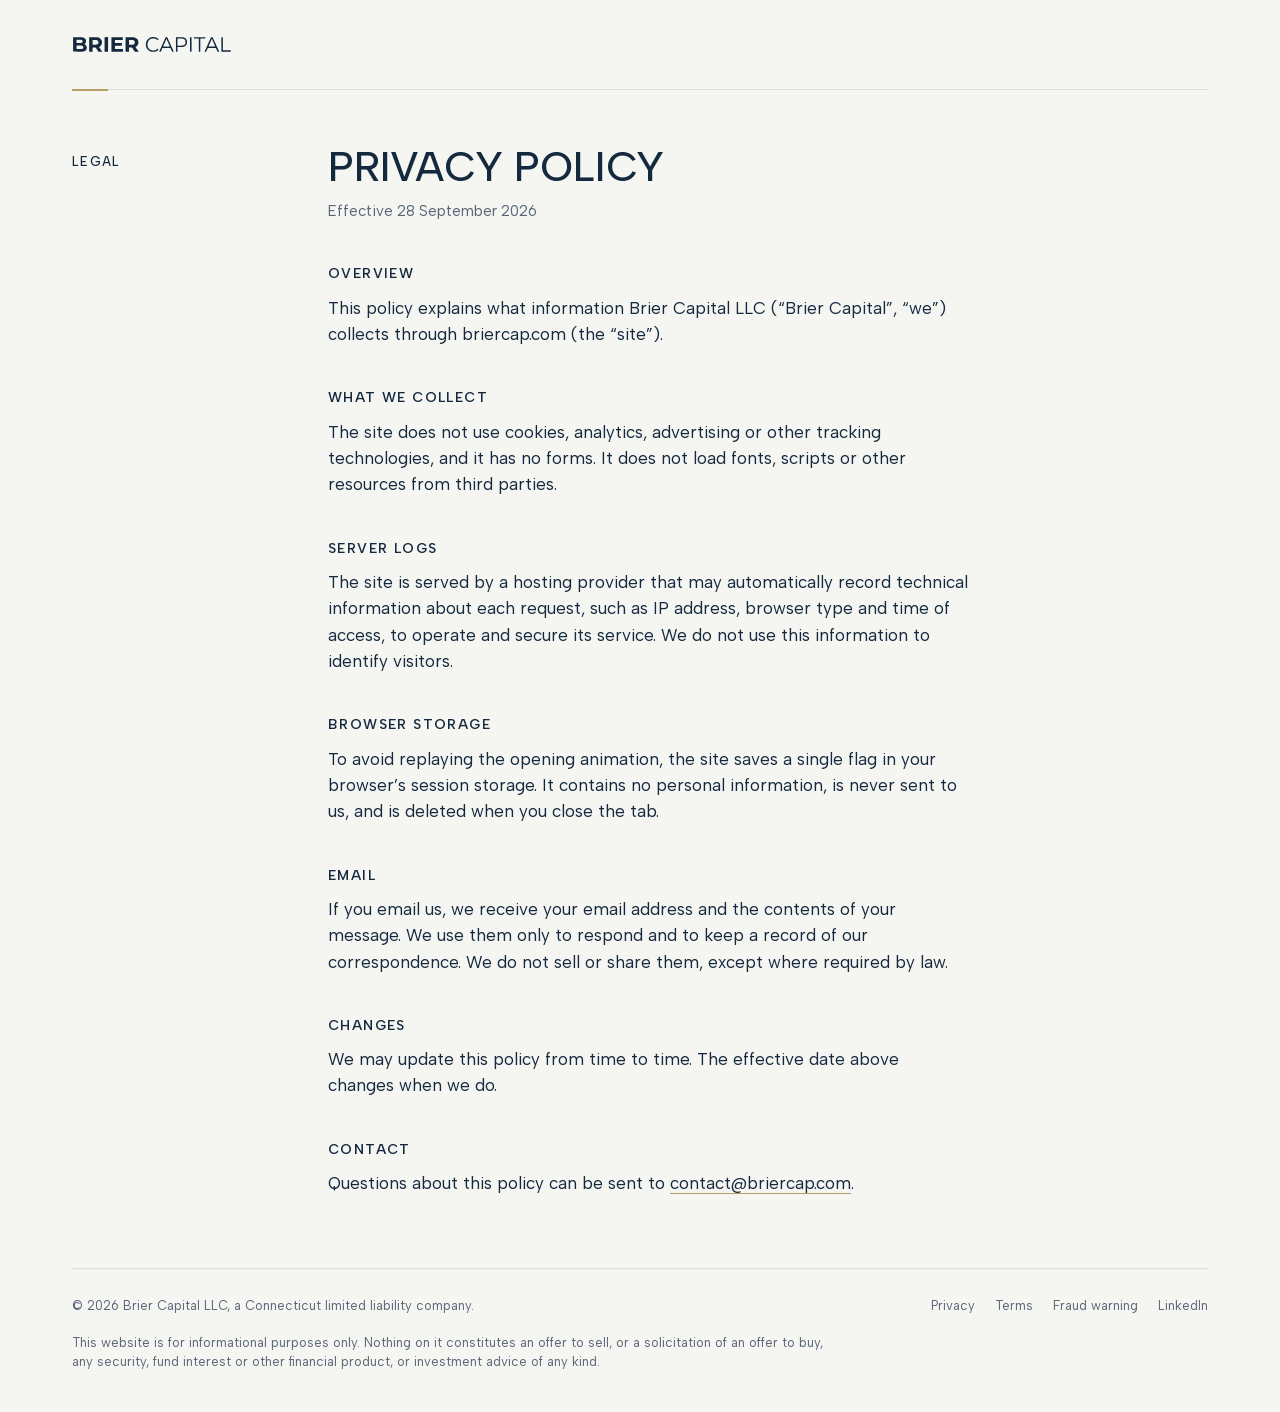
<file: privacy.html>
<!doctype html>
<html lang="en">
<head>
  <meta charset="utf-8">
  <meta name="viewport" content="width=device-width, initial-scale=1">
  <meta http-equiv="Content-Security-Policy" content="default-src 'none'; script-src 'self'; style-src 'self'; img-src 'self'; font-src 'self'; base-uri 'none'; form-action 'none'">
  <title>Privacy · Brier Capital</title>
  <link rel="canonical" href="https://briercap.com/privacy.html">
  <meta name="description" content="How Brier Capital handles information on briercap.com.">
  <meta name="theme-color" content="#f5f5f2" media="(prefers-color-scheme: light)">
  <meta name="theme-color" content="#0c1624" media="(prefers-color-scheme: dark)">
  <link rel="icon" href="favicon.svg" type="image/svg+xml">
  <link rel="apple-touch-icon" href="assets/apple-touch-icon.png">
  <link rel="preload" href="assets/fonts/albert-sans-latin.woff2" as="font" type="font/woff2" crossorigin>
  <link rel="stylesheet" href="style.css">
</head>
<body>
  <!-- Generated by build.py from index.html; edit there, not here. -->
  <header class="wrap masthead">
    <a class="brand" href="index.html" aria-label="Brier Capital, home">
      <svg class="wordmark" viewBox="0 0 3768.000000 396.000000" aria-hidden="true"><g class="w-ink" transform="translate(0.000000,396.000000) scale(0.100000,-0.100000)"><path d="M18925 3710 c-100 -12 -322 -65 -375 -89 -25 -11 -52 -21 -60 -21
-19 0 -263 -123 -298 -150 -15 -12 -57 -43 -94 -71 -125 -92 -278 -245 -351
-349 -54 -79 -107 -162 -107 -168 0 -4 -11 -23 -24 -42 -30 -44 -71 -143 -101
-240 -12 -41 -28 -88 -34 -105 -7 -16 -24 -93 -39 -170 -33 -177 -38 -467 -10
-600 10 -44 20 -107 24 -140 7 -67 61 -241 100 -325 144 -311 309 -517 582
-726 15 -12 43 -28 62 -36 19 -8 41 -22 48 -31 8 -9 30 -21 50 -28 20 -6 48
-20 62 -29 14 -9 43 -23 65 -30 22 -7 60 -24 84 -37 24 -12 53 -23 63 -23 11
0 52 -11 91 -25 94 -32 206 -45 457 -52 207 -6 443 12 509 39 14 6 60 21 101
33 80 25 195 69 220 86 8 5 38 21 65 35 132 66 385 283 385 330 0 9 -20 35
-43 58 -135 127 -169 156 -186 156 -11 0 -53 -33 -93 -73 -94 -93 -194 -164
-308 -218 -25 -11 -67 -32 -94 -45 -28 -13 -57 -24 -65 -24 -9 0 -52 -12 -96
-27 -79 -27 -84 -28 -335 -27 l-255 0 -130 36 c-139 39 -259 85 -305 118 -15
11 -32 20 -36 20 -13 0 -117 73 -186 131 -86 73 -174 168 -225 244 -59 88
-103 161 -103 170 0 4 -11 31 -25 59 -127 264 -167 598 -109 925 14 80 33 164
43 186 10 22 21 53 25 69 8 32 81 188 106 226 121 185 174 246 294 343 140
114 311 216 388 232 18 4 49 16 69 26 20 10 75 23 123 29 48 6 110 15 138 20
85 16 289 12 426 -10 252 -39 446 -132 660 -317 102 -88 107 -88 221 36 54 58
91 107 91 119 0 14 -30 48 -87 98 -231 201 -428 298 -773 380 -102 24 -138 27
-325 30 -115 1 -241 -1 -280 -6z M284 3682 c-13 -7 -24 -20 -24 -30 0 -9 0
-768 0 -1687 0 -1570 1 -1671 18 -1687 16 -16 86 -18 1072 -20 580 -1 1060 1
1066 4 6 4 74 16 151 28 133 19 309 67 378 104 17 8 50 25 75 36 214 97 390
312 450 550 18 71 22 291 7 370 -51 264 -254 538 -483 653 -87 44 -92 71 -20
101 88 38 236 215 277 332 11 33 27 79 36 104 20 57 25 405 6 460 -86 255
-239 423 -508 558 -121 61 -227 88 -435 112 -173 19 -244 21 -1113 23 -739 2
-933 -1 -953 -11z m1784 -622 c121 -14 284 -71 344 -121 125 -105 119 -385
-11 -501 -22 -21 -46 -38 -53 -38 -7 0 -28 -11 -47 -25 -20 -13 -79 -35 -132
-49 -95 -25 -98 -25 -583 -27 -357 -1 -491 2 -499 10 -18 18 -27 708 -9 739
l12 22 448 0 c246 0 484 -4 530 -10z m215 -1380 c44 -5 95 -19 115 -30 21 -10
53 -26 72 -33 19 -8 62 -40 96 -70 109 -99 139 -235 88 -389 -32 -96 -91 -168
-162 -194 -26 -10 -60 -26 -77 -35 -62 -36 -162 -42 -741 -45 -431 -2 -566 0
-579 9 -24 18 -27 774 -3 791 19 14 1077 10 1191 -4z M8389 3695 c-4 -3 -156
-6 -337 -6 -298 0 -333 -1 -351 -17 l-21 -17 0 -1685 c-1 -1676 -1 -1685 19
-1701 18 -15 61 -17 400 -15 292 2 384 6 396 16 13 11 15 191 15 1701 l0 1689
-24 15 c-27 18 -88 30 -97 20z M32808 3688 c-38 -13 -85 -100 -158 -290 -11
-29 -31 -75 -45 -103 -13 -27 -41 -88 -60 -135 -20 -47 -47 -107 -60 -135 -13
-27 -28 -67 -35 -87 -6 -21 -15 -40 -20 -43 -5 -3 -14 -22 -20 -43 -6 -20 -25
-66 -42 -102 -17 -36 -40 -87 -53 -115 -39 -84 -96 -207 -126 -271 -16 -34
-29 -65 -29 -69 0 -8 -22 -56 -96 -210 -13 -27 -40 -88 -59 -135 -20 -47 -47
-110 -60 -140 -13 -30 -40 -93 -60 -140 -36 -84 -68 -153 -119 -260 -14 -30
-26 -60 -26 -65 0 -5 -11 -32 -24 -60 -14 -27 -43 -93 -66 -145 -56 -128 -96
-216 -126 -273 -13 -26 -24 -53 -24 -61 0 -7 -11 -33 -23 -57 -13 -24 -32 -68
-41 -96 -10 -29 -21 -55 -26 -58 -5 -3 -16 -28 -25 -55 -9 -27 -39 -91 -66
-141 -32 -59 -49 -101 -47 -118 l3 -26 173 -3 174 -2 25 27 c24 27 48 79 98
208 31 81 79 193 99 230 9 17 16 34 16 39 0 10 45 115 85 201 13 28 33 73 45
102 43 101 -63 91 979 95 883 4 914 4 937 -15 21 -16 77 -121 149 -282 13 -27
37 -80 54 -116 17 -36 31 -72 31 -79 0 -7 11 -32 24 -54 13 -23 31 -65 40 -93
10 -29 21 -55 26 -58 5 -3 18 -34 30 -69 11 -35 35 -80 53 -100 l32 -37 165
-3 c165 -3 200 2 200 29 0 8 -31 76 -69 152 -72 144 -102 207 -243 513 -17 36
-41 88 -54 115 -13 28 -24 55 -24 60 0 6 -10 28 -21 50 -12 22 -27 55 -34 75
-11 31 -62 141 -146 316 -16 34 -35 79 -43 100 -7 22 -23 57 -35 79 -11 22
-21 43 -21 48 0 7 -42 103 -90 202 -10 22 -51 112 -91 200 -39 88 -94 207
-121 265 -91 191 -130 274 -160 340 -17 36 -41 88 -54 115 -13 28 -24 55 -24
60 0 6 -10 28 -21 50 -12 22 -30 63 -39 90 -10 28 -25 64 -33 80 -18 36 -52
108 -143 310 -77 171 -85 183 -128 189 -65 10 -282 13 -308 4z m216 -490 c18
-40 39 -90 45 -110 7 -21 16 -40 21 -43 5 -3 16 -29 26 -58 9 -28 23 -61 30
-72 7 -11 20 -41 28 -65 9 -25 27 -67 40 -95 68 -143 86 -183 86 -196 1 -8 14
-39 30 -69 17 -30 30 -61 30 -67 0 -7 13 -41 29 -75 16 -35 43 -97 61 -138 18
-41 45 -102 61 -135 16 -33 29 -64 29 -69 0 -8 11 -32 91 -201 16 -33 29 -64
29 -68 0 -9 51 -124 81 -179 20 -38 25 -83 11 -92 -4 -2 -356 -6 -782 -7 -872
-2 -813 -8 -773 73 12 24 30 66 41 93 11 28 30 75 42 105 12 30 26 60 31 66 5
6 17 35 28 65 10 30 28 70 40 89 11 19 21 41 21 49 0 8 14 44 31 80 77 162 89
189 89 196 0 5 16 43 36 84 65 138 82 176 94 213 6 21 15 40 20 43 5 3 18 34
30 70 12 36 25 67 30 70 5 3 14 22 20 43 6 20 24 64 40 97 15 33 42 94 60 135
18 41 45 102 61 135 16 33 29 65 29 71 0 14 21 34 37 34 7 0 28 -33 47 -72z
M4076 3668 l-26 -23 -2 -1668 -2 -1668 25 -25 25 -24 367 -1 c277 -1 371 2
382 11 13 11 15 79 15 474 0 355 3 466 13 478 10 14 56 17 344 20 l332 5 35
-36 c19 -20 55 -67 80 -106 25 -38 54 -83 66 -100 12 -16 43 -64 71 -105 79
-120 176 -262 208 -305 17 -22 40 -56 51 -75 11 -19 32 -51 45 -70 13 -19 35
-50 47 -69 13 -18 42 -54 65 -80 l42 -46 418 -5 c230 -3 426 -1 436 3 24 11
21 25 -19 82 -19 28 -52 74 -72 104 -20 29 -46 66 -57 82 -42 58 -181 255
-195 276 -15 22 -271 404 -306 457 -10 16 -27 40 -36 55 -36 53 -21 90 52 126
178 90 405 347 486 549 13 32 28 63 33 70 26 32 65 272 65 406 0 149 -36 365
-72 437 -11 21 -23 49 -27 63 -27 91 -164 270 -285 373 -124 106 -238 180
-321 210 -24 8 -66 24 -94 36 -96 38 -228 72 -343 88 -96 13 -268 16 -968 20
l-851 4 -27 -23z m1709 -667 c66 -13 165 -58 238 -110 49 -34 157 -154 157
-173 0 -6 12 -36 27 -67 25 -52 27 -65 26 -176 -1 -86 -6 -133 -18 -165 -9
-25 -23 -67 -32 -94 -16 -51 -150 -198 -203 -223 -192 -90 -245 -97 -715 -94
-353 1 -371 2 -386 21 -15 18 -17 73 -18 540 -1 369 1 526 9 541 12 21 12 21
433 16 245 -3 447 -10 482 -16z M9319 3671 c-12 -9 -21 -29 -22 -46 0 -17 0
-772 1 -1678 l2 -1648 23 -23 24 -24 1336 0 1337 -1 15 23 c24 36 13 605 -12
624 -14 10 -208 12 -942 12 -746 -1 -927 2 -937 12 -16 16 -22 724 -6 740 6 6
313 9 800 8 l791 -1 14 23 c18 29 18 591 0 609 -8 8 -253 12 -798 14 -727 4
-789 5 -806 21 -18 16 -19 36 -19 335 0 317 0 318 22 333 20 14 123 16 908 16
l887 0 20 23 c20 21 21 31 18 316 -3 228 -6 297 -17 307 -10 10 -271 13 -1316
17 -1204 4 -1304 4 -1323 -12z M12664 3675 c-7 -5 -18 -22 -23 -38 -14 -37
-14 -3277 0 -3329 5 -20 14 -40 19 -43 5 -3 177 -7 382 -9 325 -3 375 -2 391
12 16 14 17 50 17 482 0 386 2 470 14 479 10 8 108 11 344 10 l331 -1 38 -43
c40 -45 60 -72 122 -170 21 -33 60 -93 87 -133 27 -41 60 -91 74 -111 14 -21
36 -54 50 -73 14 -19 38 -55 55 -79 32 -48 99 -141 187 -259 95 -128 36 -115
527 -115 l426 0 3 22 c2 13 -15 48 -45 90 -27 37 -55 78 -63 89 -18 25 -96
134 -125 174 -11 15 -37 52 -57 81 -20 30 -75 110 -123 179 -121 175 -276 405
-299 444 -25 43 -17 60 43 90 105 54 235 156 332 261 61 66 157 207 174 255 8
21 20 49 29 62 8 13 24 61 36 108 12 47 27 103 33 125 6 22 11 119 11 215 0
158 -2 186 -28 290 -39 162 -93 279 -199 434 -42 62 -211 217 -269 247 -20 10
-40 24 -43 30 -4 6 -55 33 -114 60 -58 28 -118 57 -132 65 -15 7 -56 20 -91
29 -35 8 -83 21 -106 29 -108 38 -285 46 -1156 48 -548 2 -844 0 -852 -7z
m1666 -675 c206 -27 372 -146 453 -326 31 -67 32 -73 31 -204 0 -129 -2 -139
-33 -215 -59 -143 -140 -227 -287 -295 -111 -52 -196 -61 -632 -63 -442 -2
-415 -8 -411 93 1 30 1 269 0 530 -2 447 -1 475 16 488 22 17 719 10 863 -8z
M22223 3681 c-153 -7 -170 -16 -199 -105 -9 -28 -23 -61 -30 -73 -8 -13 -25
-51 -38 -85 -40 -106 -82 -209 -121 -298 -20 -47 -45 -105 -56 -130 -10 -25
-33 -74 -52 -110 -19 -36 -42 -78 -50 -95 -9 -16 -32 -66 -52 -110 -20 -44
-47 -102 -60 -130 -13 -27 -40 -88 -60 -135 -20 -47 -45 -103 -55 -125 -11
-22 -26 -58 -34 -80 -7 -22 -23 -58 -35 -80 -11 -22 -21 -44 -21 -50 0 -5 -11
-32 -24 -60 -14 -27 -43 -93 -66 -145 -23 -52 -52 -118 -66 -145 -13 -28 -24
-54 -24 -59 0 -9 -21 -55 -96 -211 -13 -27 -39 -88 -59 -135 -20 -47 -44 -103
-55 -125 -11 -22 -26 -58 -34 -80 -7 -22 -23 -58 -35 -80 -11 -22 -21 -44 -21
-50 0 -5 -11 -32 -24 -60 -14 -27 -43 -93 -66 -145 -23 -52 -46 -104 -52 -115
-41 -73 -95 -194 -103 -232 -3 -18 -15 -43 -26 -57 -35 -44 -52 -97 -37 -111
11 -11 255 -23 330 -17 18 2 80 91 93 133 4 13 18 44 31 69 13 25 32 70 43
100 35 99 71 190 91 230 11 21 20 45 20 52 0 26 131 273 156 296 l25 22 917
-2 916 -3 38 -55 c20 -30 37 -60 37 -66 1 -6 14 -38 30 -70 16 -32 48 -102 71
-154 76 -170 91 -204 115 -255 13 -27 40 -86 60 -130 77 -170 64 -162 263
-168 135 -3 156 -2 175 13 l21 18 -55 113 c-94 190 -129 265 -129 274 0 4 -11
31 -25 59 -38 79 -95 213 -95 222 0 5 -40 90 -90 190 -49 100 -90 184 -90 187
0 3 -27 62 -60 131 -33 69 -60 129 -60 132 0 4 -13 36 -30 70 -16 35 -43 93
-60 128 -16 34 -30 66 -30 70 0 4 -16 42 -36 84 -20 42 -44 95 -54 117 -11 22
-38 83 -60 135 -23 52 -50 113 -61 135 -10 22 -64 141 -119 265 -56 124 -109
243 -120 265 -10 22 -34 75 -54 117 -20 42 -36 80 -36 83 0 3 -16 41 -36 83
-20 42 -49 104 -64 137 -16 33 -55 116 -88 185 -33 69 -63 135 -67 147 -10 35
-72 83 -103 81 -15 -1 -86 -4 -159 -7z m83 -468 c8 -21 25 -60 38 -88 72 -148
96 -203 96 -216 0 -8 10 -30 21 -49 12 -19 28 -53 36 -75 13 -38 23 -61 92
-205 17 -36 31 -69 31 -75 0 -5 14 -39 31 -75 78 -162 89 -186 89 -195 0 -5
11 -32 24 -60 27 -55 72 -158 184 -420 17 -38 33 -81 37 -95 4 -14 21 -49 36
-79 30 -56 37 -99 18 -118 -17 -17 -1540 -6 -1558 12 -15 15 -1 76 25 105 7 9
20 36 29 60 8 25 27 70 41 100 15 30 40 84 57 120 16 36 45 97 63 135 19 39
34 75 34 81 0 6 9 22 19 36 11 13 24 42 30 63 6 22 19 54 29 70 11 17 25 48
32 70 7 22 23 58 36 81 13 22 24 47 24 56 0 8 11 37 25 64 14 27 30 65 36 84
6 19 19 49 29 66 9 17 25 54 34 82 10 29 21 54 26 57 5 3 18 34 30 70 12 36
25 67 30 70 5 3 16 29 25 58 10 28 28 71 41 94 13 23 24 48 24 55 0 7 9 32 20
56 26 58 64 60 86 5z M24532 3667 l-22 -23 2 -1688 c3 -1538 4 -1689 19 -1699
11 -8 64 -12 159 -11 l143 0 25 29 24 29 -6 185 c-3 103 -9 331 -12 509 -6
301 -5 324 11 342 18 19 33 20 509 20 509 0 735 10 827 35 30 9 86 24 126 35
40 10 96 30 126 44 30 15 58 26 62 26 9 0 32 14 154 96 184 123 338 335 412
569 30 93 32 112 37 285 3 111 0 219 -7 270 -12 91 -63 254 -106 334 -99 192
-290 381 -470 465 -38 18 -83 40 -100 48 -50 26 -214 73 -310 88 -155 25 -441
35 -1021 35 l-561 0 -21 -23z m1103 -310 l350 -4 142 -36 c78 -20 153 -43 165
-50 13 -8 41 -20 63 -27 22 -7 49 -20 60 -30 11 -10 34 -25 51 -34 41 -20 150
-129 171 -170 9 -17 24 -42 34 -56 83 -114 126 -523 74 -684 -60 -184 -124
-289 -218 -360 -71 -52 -153 -106 -163 -106 -5 0 -30 -11 -56 -25 -26 -14 -73
-31 -105 -39 -32 -8 -85 -21 -118 -31 -71 -19 -431 -34 -881 -34 -264 -1 -294
1 -313 17 l-22 17 0 813 c0 447 3 817 7 823 12 21 47 24 226 22 101 -2 341 -4
533 -6z M28778 3681 c-43 -13 -48 -30 -48 -161 0 -110 2 -129 18 -143 17 -15
71 -17 568 -17 425 0 554 -3 567 -12 15 -12 17 -125 19 -1533 l2 -1520 23 -23
c21 -21 30 -22 156 -22 99 0 138 4 153 14 19 14 19 43 22 1542 2 1087 6 1531
14 1541 8 10 120 13 577 13 428 0 570 3 579 12 20 20 16 282 -5 299 -13 12
-230 14 -1325 14 -719 0 -1314 -2 -1320 -4z M35237 3672 c-14 -15 -15 -184
-13 -1706 2 -1641 3 -1689 21 -1702 16 -12 196 -14 1096 -14 989 0 1078 1
1090 17 10 12 14 50 14 143 0 112 -2 130 -19 149 l-20 21 -899 0 c-674 -1
-902 2 -913 11 -12 10 -14 234 -14 1534 0 1437 -1 1523 -17 1537 -14 12 -55
17 -164 22 -131 5 -148 4 -162 -12z M27846 3662 c-15 -18 -16 -142 -15 -1690
1 -1647 1 -1672 21 -1697 19 -25 21 -25 172 -25 105 0 156 4 164 12 9 9 12
399 12 1693 0 1505 -2 1683 -16 1703 -14 21 -21 22 -168 22 -136 0 -155 -2
-170 -18z"/></g></svg>
    </a>
  </header>

  <main>
    <article class="wrap row doc" aria-labelledby="doc-h">
      <p class="label">Legal</p>
      <div class="body">
        <h1 id="doc-h">Privacy policy</h1>
        <p class="updated">Effective 28 September 2026</p>

        <h2>Overview</h2>
        <p>This policy explains what information Brier Capital LLC (&ldquo;Brier Capital&rdquo;, &ldquo;we&rdquo;) collects through briercap.com (the &ldquo;site&rdquo;).</p>

        <h2>What we collect</h2>
        <p>The site does not use cookies, analytics, advertising or other tracking technologies, and it has no forms. It does not load fonts, scripts or other resources from third parties.</p>

        <h2>Server logs</h2>
        <p>The site is served by a hosting provider that may automatically record technical information about each request, such as IP address, browser type and time of access, to operate and secure its service. We do not use this information to identify visitors.</p>

        <h2>Browser storage</h2>
        <p>To avoid replaying the opening animation, the site saves a single flag in your browser&rsquo;s session storage. It contains no personal information, is never sent to us, and is deleted when you close the tab.</p>

        <h2>Email</h2>
        <p>If you email us, we receive your email address and the contents of your message. We use them only to respond and to keep a record of our correspondence. We do not sell or share them, except where required by law.</p>

        <h2>Changes</h2>
        <p>We may update this policy from time to time. The effective date above changes when we do.</p>

        <h2>Contact</h2>
        <p>Questions about this policy can be sent to <a href="mailto:contact@briercap.com">contact@briercap.com</a>.</p>
      </div>
    </article>
  </main>

  <footer class="wrap foot">
    <div class="foot-top">
      <span>&copy; 2026 Brier Capital LLC, a Connecticut limited liability company.</span>
      <nav class="foot-links" aria-label="Legal">
        <a href="privacy.html">Privacy</a>
        <a href="terms.html">Terms</a>
        <a href="fraud.html">Fraud warning</a>
        <a href="https://www.linkedin.com/company/briercap/" rel="noopener noreferrer">LinkedIn</a>
      </nav>
    </div>
    <p class="disclaimer">This website is for informational purposes only. Nothing on it constitutes an offer
      to sell, or a solicitation of an offer to buy, any security, fund interest or other financial product,
      or investment advice of any kind.</p>
  </footer>
</body>
</html>
</file>
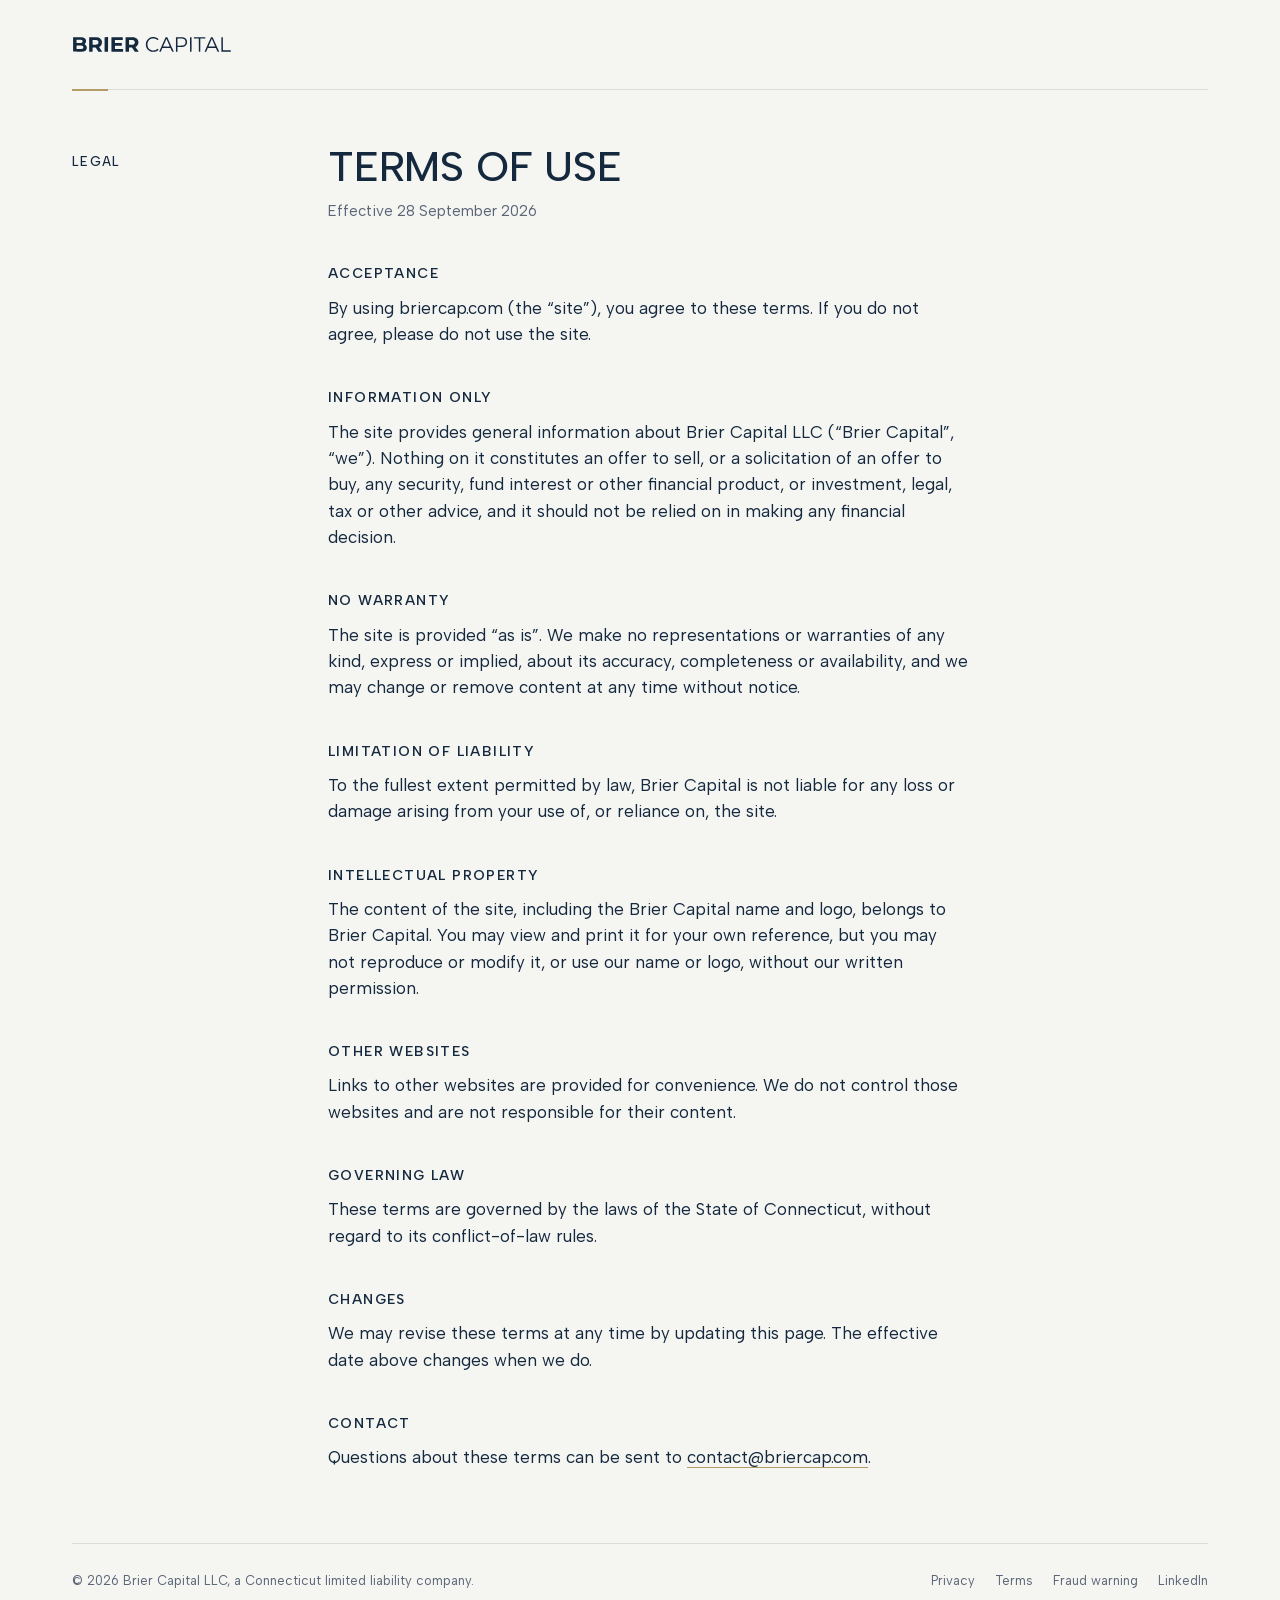
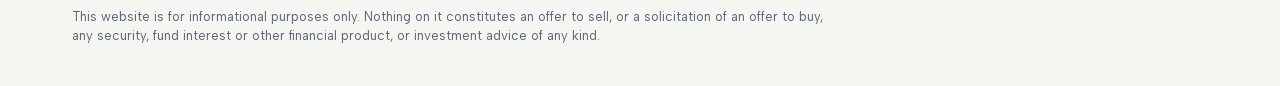
<file: terms.html>
<!doctype html>
<html lang="en">
<head>
  <meta charset="utf-8">
  <meta name="viewport" content="width=device-width, initial-scale=1">
  <meta http-equiv="Content-Security-Policy" content="default-src 'none'; script-src 'self'; style-src 'self'; img-src 'self'; font-src 'self'; base-uri 'none'; form-action 'none'">
  <title>Terms of use · Brier Capital</title>
  <link rel="canonical" href="https://briercap.com/terms.html">
  <meta name="description" content="Terms of use for briercap.com.">
  <meta name="theme-color" content="#f5f5f2" media="(prefers-color-scheme: light)">
  <meta name="theme-color" content="#0c1624" media="(prefers-color-scheme: dark)">
  <link rel="icon" href="favicon.svg" type="image/svg+xml">
  <link rel="apple-touch-icon" href="assets/apple-touch-icon.png">
  <link rel="preload" href="assets/fonts/albert-sans-latin.woff2" as="font" type="font/woff2" crossorigin>
  <link rel="stylesheet" href="style.css">
</head>
<body>
  <!-- Generated by build.py from index.html; edit there, not here. -->
  <header class="wrap masthead">
    <a class="brand" href="index.html" aria-label="Brier Capital, home">
      <svg class="wordmark" viewBox="0 0 3768.000000 396.000000" aria-hidden="true"><g class="w-ink" transform="translate(0.000000,396.000000) scale(0.100000,-0.100000)"><path d="M18925 3710 c-100 -12 -322 -65 -375 -89 -25 -11 -52 -21 -60 -21
-19 0 -263 -123 -298 -150 -15 -12 -57 -43 -94 -71 -125 -92 -278 -245 -351
-349 -54 -79 -107 -162 -107 -168 0 -4 -11 -23 -24 -42 -30 -44 -71 -143 -101
-240 -12 -41 -28 -88 -34 -105 -7 -16 -24 -93 -39 -170 -33 -177 -38 -467 -10
-600 10 -44 20 -107 24 -140 7 -67 61 -241 100 -325 144 -311 309 -517 582
-726 15 -12 43 -28 62 -36 19 -8 41 -22 48 -31 8 -9 30 -21 50 -28 20 -6 48
-20 62 -29 14 -9 43 -23 65 -30 22 -7 60 -24 84 -37 24 -12 53 -23 63 -23 11
0 52 -11 91 -25 94 -32 206 -45 457 -52 207 -6 443 12 509 39 14 6 60 21 101
33 80 25 195 69 220 86 8 5 38 21 65 35 132 66 385 283 385 330 0 9 -20 35
-43 58 -135 127 -169 156 -186 156 -11 0 -53 -33 -93 -73 -94 -93 -194 -164
-308 -218 -25 -11 -67 -32 -94 -45 -28 -13 -57 -24 -65 -24 -9 0 -52 -12 -96
-27 -79 -27 -84 -28 -335 -27 l-255 0 -130 36 c-139 39 -259 85 -305 118 -15
11 -32 20 -36 20 -13 0 -117 73 -186 131 -86 73 -174 168 -225 244 -59 88
-103 161 -103 170 0 4 -11 31 -25 59 -127 264 -167 598 -109 925 14 80 33 164
43 186 10 22 21 53 25 69 8 32 81 188 106 226 121 185 174 246 294 343 140
114 311 216 388 232 18 4 49 16 69 26 20 10 75 23 123 29 48 6 110 15 138 20
85 16 289 12 426 -10 252 -39 446 -132 660 -317 102 -88 107 -88 221 36 54 58
91 107 91 119 0 14 -30 48 -87 98 -231 201 -428 298 -773 380 -102 24 -138 27
-325 30 -115 1 -241 -1 -280 -6z M284 3682 c-13 -7 -24 -20 -24 -30 0 -9 0
-768 0 -1687 0 -1570 1 -1671 18 -1687 16 -16 86 -18 1072 -20 580 -1 1060 1
1066 4 6 4 74 16 151 28 133 19 309 67 378 104 17 8 50 25 75 36 214 97 390
312 450 550 18 71 22 291 7 370 -51 264 -254 538 -483 653 -87 44 -92 71 -20
101 88 38 236 215 277 332 11 33 27 79 36 104 20 57 25 405 6 460 -86 255
-239 423 -508 558 -121 61 -227 88 -435 112 -173 19 -244 21 -1113 23 -739 2
-933 -1 -953 -11z m1784 -622 c121 -14 284 -71 344 -121 125 -105 119 -385
-11 -501 -22 -21 -46 -38 -53 -38 -7 0 -28 -11 -47 -25 -20 -13 -79 -35 -132
-49 -95 -25 -98 -25 -583 -27 -357 -1 -491 2 -499 10 -18 18 -27 708 -9 739
l12 22 448 0 c246 0 484 -4 530 -10z m215 -1380 c44 -5 95 -19 115 -30 21 -10
53 -26 72 -33 19 -8 62 -40 96 -70 109 -99 139 -235 88 -389 -32 -96 -91 -168
-162 -194 -26 -10 -60 -26 -77 -35 -62 -36 -162 -42 -741 -45 -431 -2 -566 0
-579 9 -24 18 -27 774 -3 791 19 14 1077 10 1191 -4z M8389 3695 c-4 -3 -156
-6 -337 -6 -298 0 -333 -1 -351 -17 l-21 -17 0 -1685 c-1 -1676 -1 -1685 19
-1701 18 -15 61 -17 400 -15 292 2 384 6 396 16 13 11 15 191 15 1701 l0 1689
-24 15 c-27 18 -88 30 -97 20z M32808 3688 c-38 -13 -85 -100 -158 -290 -11
-29 -31 -75 -45 -103 -13 -27 -41 -88 -60 -135 -20 -47 -47 -107 -60 -135 -13
-27 -28 -67 -35 -87 -6 -21 -15 -40 -20 -43 -5 -3 -14 -22 -20 -43 -6 -20 -25
-66 -42 -102 -17 -36 -40 -87 -53 -115 -39 -84 -96 -207 -126 -271 -16 -34
-29 -65 -29 -69 0 -8 -22 -56 -96 -210 -13 -27 -40 -88 -59 -135 -20 -47 -47
-110 -60 -140 -13 -30 -40 -93 -60 -140 -36 -84 -68 -153 -119 -260 -14 -30
-26 -60 -26 -65 0 -5 -11 -32 -24 -60 -14 -27 -43 -93 -66 -145 -56 -128 -96
-216 -126 -273 -13 -26 -24 -53 -24 -61 0 -7 -11 -33 -23 -57 -13 -24 -32 -68
-41 -96 -10 -29 -21 -55 -26 -58 -5 -3 -16 -28 -25 -55 -9 -27 -39 -91 -66
-141 -32 -59 -49 -101 -47 -118 l3 -26 173 -3 174 -2 25 27 c24 27 48 79 98
208 31 81 79 193 99 230 9 17 16 34 16 39 0 10 45 115 85 201 13 28 33 73 45
102 43 101 -63 91 979 95 883 4 914 4 937 -15 21 -16 77 -121 149 -282 13 -27
37 -80 54 -116 17 -36 31 -72 31 -79 0 -7 11 -32 24 -54 13 -23 31 -65 40 -93
10 -29 21 -55 26 -58 5 -3 18 -34 30 -69 11 -35 35 -80 53 -100 l32 -37 165
-3 c165 -3 200 2 200 29 0 8 -31 76 -69 152 -72 144 -102 207 -243 513 -17 36
-41 88 -54 115 -13 28 -24 55 -24 60 0 6 -10 28 -21 50 -12 22 -27 55 -34 75
-11 31 -62 141 -146 316 -16 34 -35 79 -43 100 -7 22 -23 57 -35 79 -11 22
-21 43 -21 48 0 7 -42 103 -90 202 -10 22 -51 112 -91 200 -39 88 -94 207
-121 265 -91 191 -130 274 -160 340 -17 36 -41 88 -54 115 -13 28 -24 55 -24
60 0 6 -10 28 -21 50 -12 22 -30 63 -39 90 -10 28 -25 64 -33 80 -18 36 -52
108 -143 310 -77 171 -85 183 -128 189 -65 10 -282 13 -308 4z m216 -490 c18
-40 39 -90 45 -110 7 -21 16 -40 21 -43 5 -3 16 -29 26 -58 9 -28 23 -61 30
-72 7 -11 20 -41 28 -65 9 -25 27 -67 40 -95 68 -143 86 -183 86 -196 1 -8 14
-39 30 -69 17 -30 30 -61 30 -67 0 -7 13 -41 29 -75 16 -35 43 -97 61 -138 18
-41 45 -102 61 -135 16 -33 29 -64 29 -69 0 -8 11 -32 91 -201 16 -33 29 -64
29 -68 0 -9 51 -124 81 -179 20 -38 25 -83 11 -92 -4 -2 -356 -6 -782 -7 -872
-2 -813 -8 -773 73 12 24 30 66 41 93 11 28 30 75 42 105 12 30 26 60 31 66 5
6 17 35 28 65 10 30 28 70 40 89 11 19 21 41 21 49 0 8 14 44 31 80 77 162 89
189 89 196 0 5 16 43 36 84 65 138 82 176 94 213 6 21 15 40 20 43 5 3 18 34
30 70 12 36 25 67 30 70 5 3 14 22 20 43 6 20 24 64 40 97 15 33 42 94 60 135
18 41 45 102 61 135 16 33 29 65 29 71 0 14 21 34 37 34 7 0 28 -33 47 -72z
M4076 3668 l-26 -23 -2 -1668 -2 -1668 25 -25 25 -24 367 -1 c277 -1 371 2
382 11 13 11 15 79 15 474 0 355 3 466 13 478 10 14 56 17 344 20 l332 5 35
-36 c19 -20 55 -67 80 -106 25 -38 54 -83 66 -100 12 -16 43 -64 71 -105 79
-120 176 -262 208 -305 17 -22 40 -56 51 -75 11 -19 32 -51 45 -70 13 -19 35
-50 47 -69 13 -18 42 -54 65 -80 l42 -46 418 -5 c230 -3 426 -1 436 3 24 11
21 25 -19 82 -19 28 -52 74 -72 104 -20 29 -46 66 -57 82 -42 58 -181 255
-195 276 -15 22 -271 404 -306 457 -10 16 -27 40 -36 55 -36 53 -21 90 52 126
178 90 405 347 486 549 13 32 28 63 33 70 26 32 65 272 65 406 0 149 -36 365
-72 437 -11 21 -23 49 -27 63 -27 91 -164 270 -285 373 -124 106 -238 180
-321 210 -24 8 -66 24 -94 36 -96 38 -228 72 -343 88 -96 13 -268 16 -968 20
l-851 4 -27 -23z m1709 -667 c66 -13 165 -58 238 -110 49 -34 157 -154 157
-173 0 -6 12 -36 27 -67 25 -52 27 -65 26 -176 -1 -86 -6 -133 -18 -165 -9
-25 -23 -67 -32 -94 -16 -51 -150 -198 -203 -223 -192 -90 -245 -97 -715 -94
-353 1 -371 2 -386 21 -15 18 -17 73 -18 540 -1 369 1 526 9 541 12 21 12 21
433 16 245 -3 447 -10 482 -16z M9319 3671 c-12 -9 -21 -29 -22 -46 0 -17 0
-772 1 -1678 l2 -1648 23 -23 24 -24 1336 0 1337 -1 15 23 c24 36 13 605 -12
624 -14 10 -208 12 -942 12 -746 -1 -927 2 -937 12 -16 16 -22 724 -6 740 6 6
313 9 800 8 l791 -1 14 23 c18 29 18 591 0 609 -8 8 -253 12 -798 14 -727 4
-789 5 -806 21 -18 16 -19 36 -19 335 0 317 0 318 22 333 20 14 123 16 908 16
l887 0 20 23 c20 21 21 31 18 316 -3 228 -6 297 -17 307 -10 10 -271 13 -1316
17 -1204 4 -1304 4 -1323 -12z M12664 3675 c-7 -5 -18 -22 -23 -38 -14 -37
-14 -3277 0 -3329 5 -20 14 -40 19 -43 5 -3 177 -7 382 -9 325 -3 375 -2 391
12 16 14 17 50 17 482 0 386 2 470 14 479 10 8 108 11 344 10 l331 -1 38 -43
c40 -45 60 -72 122 -170 21 -33 60 -93 87 -133 27 -41 60 -91 74 -111 14 -21
36 -54 50 -73 14 -19 38 -55 55 -79 32 -48 99 -141 187 -259 95 -128 36 -115
527 -115 l426 0 3 22 c2 13 -15 48 -45 90 -27 37 -55 78 -63 89 -18 25 -96
134 -125 174 -11 15 -37 52 -57 81 -20 30 -75 110 -123 179 -121 175 -276 405
-299 444 -25 43 -17 60 43 90 105 54 235 156 332 261 61 66 157 207 174 255 8
21 20 49 29 62 8 13 24 61 36 108 12 47 27 103 33 125 6 22 11 119 11 215 0
158 -2 186 -28 290 -39 162 -93 279 -199 434 -42 62 -211 217 -269 247 -20 10
-40 24 -43 30 -4 6 -55 33 -114 60 -58 28 -118 57 -132 65 -15 7 -56 20 -91
29 -35 8 -83 21 -106 29 -108 38 -285 46 -1156 48 -548 2 -844 0 -852 -7z
m1666 -675 c206 -27 372 -146 453 -326 31 -67 32 -73 31 -204 0 -129 -2 -139
-33 -215 -59 -143 -140 -227 -287 -295 -111 -52 -196 -61 -632 -63 -442 -2
-415 -8 -411 93 1 30 1 269 0 530 -2 447 -1 475 16 488 22 17 719 10 863 -8z
M22223 3681 c-153 -7 -170 -16 -199 -105 -9 -28 -23 -61 -30 -73 -8 -13 -25
-51 -38 -85 -40 -106 -82 -209 -121 -298 -20 -47 -45 -105 -56 -130 -10 -25
-33 -74 -52 -110 -19 -36 -42 -78 -50 -95 -9 -16 -32 -66 -52 -110 -20 -44
-47 -102 -60 -130 -13 -27 -40 -88 -60 -135 -20 -47 -45 -103 -55 -125 -11
-22 -26 -58 -34 -80 -7 -22 -23 -58 -35 -80 -11 -22 -21 -44 -21 -50 0 -5 -11
-32 -24 -60 -14 -27 -43 -93 -66 -145 -23 -52 -52 -118 -66 -145 -13 -28 -24
-54 -24 -59 0 -9 -21 -55 -96 -211 -13 -27 -39 -88 -59 -135 -20 -47 -44 -103
-55 -125 -11 -22 -26 -58 -34 -80 -7 -22 -23 -58 -35 -80 -11 -22 -21 -44 -21
-50 0 -5 -11 -32 -24 -60 -14 -27 -43 -93 -66 -145 -23 -52 -46 -104 -52 -115
-41 -73 -95 -194 -103 -232 -3 -18 -15 -43 -26 -57 -35 -44 -52 -97 -37 -111
11 -11 255 -23 330 -17 18 2 80 91 93 133 4 13 18 44 31 69 13 25 32 70 43
100 35 99 71 190 91 230 11 21 20 45 20 52 0 26 131 273 156 296 l25 22 917
-2 916 -3 38 -55 c20 -30 37 -60 37 -66 1 -6 14 -38 30 -70 16 -32 48 -102 71
-154 76 -170 91 -204 115 -255 13 -27 40 -86 60 -130 77 -170 64 -162 263
-168 135 -3 156 -2 175 13 l21 18 -55 113 c-94 190 -129 265 -129 274 0 4 -11
31 -25 59 -38 79 -95 213 -95 222 0 5 -40 90 -90 190 -49 100 -90 184 -90 187
0 3 -27 62 -60 131 -33 69 -60 129 -60 132 0 4 -13 36 -30 70 -16 35 -43 93
-60 128 -16 34 -30 66 -30 70 0 4 -16 42 -36 84 -20 42 -44 95 -54 117 -11 22
-38 83 -60 135 -23 52 -50 113 -61 135 -10 22 -64 141 -119 265 -56 124 -109
243 -120 265 -10 22 -34 75 -54 117 -20 42 -36 80 -36 83 0 3 -16 41 -36 83
-20 42 -49 104 -64 137 -16 33 -55 116 -88 185 -33 69 -63 135 -67 147 -10 35
-72 83 -103 81 -15 -1 -86 -4 -159 -7z m83 -468 c8 -21 25 -60 38 -88 72 -148
96 -203 96 -216 0 -8 10 -30 21 -49 12 -19 28 -53 36 -75 13 -38 23 -61 92
-205 17 -36 31 -69 31 -75 0 -5 14 -39 31 -75 78 -162 89 -186 89 -195 0 -5
11 -32 24 -60 27 -55 72 -158 184 -420 17 -38 33 -81 37 -95 4 -14 21 -49 36
-79 30 -56 37 -99 18 -118 -17 -17 -1540 -6 -1558 12 -15 15 -1 76 25 105 7 9
20 36 29 60 8 25 27 70 41 100 15 30 40 84 57 120 16 36 45 97 63 135 19 39
34 75 34 81 0 6 9 22 19 36 11 13 24 42 30 63 6 22 19 54 29 70 11 17 25 48
32 70 7 22 23 58 36 81 13 22 24 47 24 56 0 8 11 37 25 64 14 27 30 65 36 84
6 19 19 49 29 66 9 17 25 54 34 82 10 29 21 54 26 57 5 3 18 34 30 70 12 36
25 67 30 70 5 3 16 29 25 58 10 28 28 71 41 94 13 23 24 48 24 55 0 7 9 32 20
56 26 58 64 60 86 5z M24532 3667 l-22 -23 2 -1688 c3 -1538 4 -1689 19 -1699
11 -8 64 -12 159 -11 l143 0 25 29 24 29 -6 185 c-3 103 -9 331 -12 509 -6
301 -5 324 11 342 18 19 33 20 509 20 509 0 735 10 827 35 30 9 86 24 126 35
40 10 96 30 126 44 30 15 58 26 62 26 9 0 32 14 154 96 184 123 338 335 412
569 30 93 32 112 37 285 3 111 0 219 -7 270 -12 91 -63 254 -106 334 -99 192
-290 381 -470 465 -38 18 -83 40 -100 48 -50 26 -214 73 -310 88 -155 25 -441
35 -1021 35 l-561 0 -21 -23z m1103 -310 l350 -4 142 -36 c78 -20 153 -43 165
-50 13 -8 41 -20 63 -27 22 -7 49 -20 60 -30 11 -10 34 -25 51 -34 41 -20 150
-129 171 -170 9 -17 24 -42 34 -56 83 -114 126 -523 74 -684 -60 -184 -124
-289 -218 -360 -71 -52 -153 -106 -163 -106 -5 0 -30 -11 -56 -25 -26 -14 -73
-31 -105 -39 -32 -8 -85 -21 -118 -31 -71 -19 -431 -34 -881 -34 -264 -1 -294
1 -313 17 l-22 17 0 813 c0 447 3 817 7 823 12 21 47 24 226 22 101 -2 341 -4
533 -6z M28778 3681 c-43 -13 -48 -30 -48 -161 0 -110 2 -129 18 -143 17 -15
71 -17 568 -17 425 0 554 -3 567 -12 15 -12 17 -125 19 -1533 l2 -1520 23 -23
c21 -21 30 -22 156 -22 99 0 138 4 153 14 19 14 19 43 22 1542 2 1087 6 1531
14 1541 8 10 120 13 577 13 428 0 570 3 579 12 20 20 16 282 -5 299 -13 12
-230 14 -1325 14 -719 0 -1314 -2 -1320 -4z M35237 3672 c-14 -15 -15 -184
-13 -1706 2 -1641 3 -1689 21 -1702 16 -12 196 -14 1096 -14 989 0 1078 1
1090 17 10 12 14 50 14 143 0 112 -2 130 -19 149 l-20 21 -899 0 c-674 -1
-902 2 -913 11 -12 10 -14 234 -14 1534 0 1437 -1 1523 -17 1537 -14 12 -55
17 -164 22 -131 5 -148 4 -162 -12z M27846 3662 c-15 -18 -16 -142 -15 -1690
1 -1647 1 -1672 21 -1697 19 -25 21 -25 172 -25 105 0 156 4 164 12 9 9 12
399 12 1693 0 1505 -2 1683 -16 1703 -14 21 -21 22 -168 22 -136 0 -155 -2
-170 -18z"/></g></svg>
    </a>
  </header>

  <main>
    <article class="wrap row doc" aria-labelledby="doc-h">
      <p class="label">Legal</p>
      <div class="body">
        <h1 id="doc-h">Terms of use</h1>
        <p class="updated">Effective 28 September 2026</p>

        <h2>Acceptance</h2>
        <p>By using briercap.com (the &ldquo;site&rdquo;), you agree to these terms. If you do not agree, please do not use the site.</p>

        <h2>Information only</h2>
        <p>The site provides general information about Brier Capital LLC (&ldquo;Brier Capital&rdquo;, &ldquo;we&rdquo;). Nothing on it constitutes an offer to sell, or a solicitation of an offer to buy, any security, fund interest or other financial product, or investment, legal, tax or other advice, and it should not be relied on in making any financial decision.</p>

        <h2>No warranty</h2>
        <p>The site is provided &ldquo;as is&rdquo;. We make no representations or warranties of any kind, express or implied, about its accuracy, completeness or availability, and we may change or remove content at any time without notice.</p>

        <h2>Limitation of liability</h2>
        <p>To the fullest extent permitted by law, Brier Capital is not liable for any loss or damage arising from your use of, or reliance on, the site.</p>

        <h2>Intellectual property</h2>
        <p>The content of the site, including the Brier Capital name and logo, belongs to Brier Capital. You may view and print it for your own reference, but you may not reproduce or modify it, or use our name or logo, without our written permission.</p>

        <h2>Other websites</h2>
        <p>Links to other websites are provided for convenience. We do not control those websites and are not responsible for their content.</p>

        <h2>Governing law</h2>
        <p>These terms are governed by the laws of the State of Connecticut, without regard to its conflict-of-law rules.</p>

        <h2>Changes</h2>
        <p>We may revise these terms at any time by updating this page. The effective date above changes when we do.</p>

        <h2>Contact</h2>
        <p>Questions about these terms can be sent to <a href="mailto:contact@briercap.com">contact@briercap.com</a>.</p>
      </div>
    </article>
  </main>

  <footer class="wrap foot">
    <div class="foot-top">
      <span>&copy; 2026 Brier Capital LLC, a Connecticut limited liability company.</span>
      <nav class="foot-links" aria-label="Legal">
        <a href="privacy.html">Privacy</a>
        <a href="terms.html">Terms</a>
        <a href="fraud.html">Fraud warning</a>
        <a href="https://www.linkedin.com/company/briercap/" rel="noopener noreferrer">LinkedIn</a>
      </nav>
    </div>
    <p class="disclaimer">This website is for informational purposes only. Nothing on it constitutes an offer
      to sell, or a solicitation of an offer to buy, any security, fund interest or other financial product,
      or investment advice of any kind.</p>
  </footer>
</body>
</html>
</file>
<file: style.css>
/* Albert Sans, self-hosted (SIL Open Font License, assets/fonts/OFL.txt) so the site loads nothing
   from third parties. Variable weight 300–600; subsets as Google Fonts cuts them. */
@font-face {
  font-family: "Albert Sans";
  font-style: normal;
  font-weight: 300 600;
  font-display: swap;
  src: url(assets/fonts/albert-sans-latin-ext.woff2) format("woff2");
  unicode-range: U+0100-02BA, U+02BD-02C5, U+02C7-02CC, U+02CE-02D7, U+02DD-02FF, U+0304, U+0308, U+0329,
    U+1D00-1DBF, U+1E00-1E9F, U+1EF2-1EFF, U+2020, U+20A0-20AB, U+20AD-20C0, U+2113, U+2C60-2C7F, U+A720-A7FF;
}
@font-face {
  font-family: "Albert Sans";
  font-style: normal;
  font-weight: 300 600;
  font-display: swap;
  src: url(assets/fonts/albert-sans-latin.woff2) format("woff2");
  unicode-range: U+0000-00FF, U+0131, U+0152-0153, U+02BB-02BC, U+02C6, U+02DA, U+02DC, U+0304, U+0308, U+0329,
    U+2000-206F, U+20AC, U+2122, U+2191, U+2193, U+2212, U+2215, U+FEFF, U+FFFD;
}

:root {
  --paper: #f5f5f2;
  --ink: #14283e;
  --muted: #5a6677;
  --rule: #dcddd8;
  --gold: #b39c66;
  color-scheme: light;
}

@media (prefers-color-scheme: dark) {
  :root {
    --paper: #0c1624;
    --ink: #e8eaed;
    --muted: #97a1af;
    --rule: #223044;
    --gold: #c5ad78;
    color-scheme: dark;
  }
}

*, *::before, *::after { box-sizing: border-box; }

html { -webkit-text-size-adjust: 100%; scroll-behavior: smooth; }

body {
  margin: 0;
  background: var(--paper);
  color: var(--ink);
  font-family: "Albert Sans", "Helvetica Neue", Arial, sans-serif;
  font-size: 1.0625rem;
  line-height: 1.55;
  -webkit-font-smoothing: antialiased;
}

a { color: inherit; text-decoration: none; }
a:focus-visible { outline: 2px solid var(--gold); outline-offset: 4px; border-radius: 2px; }

.wrap {
  width: 100%;
  max-width: 76rem;
  margin: 0 auto;
  padding: 0 2.5rem;
}

/* Masthead */

.masthead {
  display: flex;
  justify-content: space-between;
  align-items: center;
  gap: 2rem;
  padding-top: 2.25rem;
  padding-bottom: 2.25rem;
}

.wordmark { display: block; height: 1.05rem; width: auto; }
.w-ink { fill: var(--ink); }

.nav { display: flex; gap: 2rem; font-size: 0.9375rem; }
.nav a { color: var(--muted); transition: color 0.15s; }
.nav a:hover { color: var(--ink); }

/* Hero: statement left, monogram right */

.hero {
  display: grid;
  grid-template-columns: minmax(0, 1fr) minmax(0, 24rem);
  align-items: center;
  column-gap: 4rem;
  min-height: min(44rem, calc(100vh - 7rem));
  padding-top: 2rem;
  padding-bottom: 6rem;
}

h1 {
  margin: 0;
  font-size: clamp(2.3rem, 4.6vw, 3.9rem);
  line-height: 1.04;
  font-weight: 500;
  letter-spacing: -0.005em;
  text-transform: uppercase;
  text-wrap: balance;
}

.lede {
  margin: 1.75rem 0 0;
  max-width: 30rem;
  font-size: 1.25rem;
  color: var(--muted);
}

.monogram { width: 100%; height: auto; }
.m-navy { fill: var(--ink); }
.m-gold { fill: var(--gold); }

/* Sections: label in the margin, body in the column */

.row {
  display: grid;
  grid-template-columns: 14rem minmax(0, 1fr);
  column-gap: 2rem;
  padding-top: 3.5rem;
  padding-bottom: 4.5rem;
  position: relative;
  scroll-margin-top: 1rem;
}

.row::before, .foot::before {
  content: "";
  position: absolute;
  top: 0;
  left: 2.5rem;
  right: 2.5rem;
  border-top: 1px solid var(--rule);
}

/* Gold segment on each section rule, above the label */
.row::after {
  content: "";
  position: absolute;
  top: 0;
  left: 2.5rem;
  width: 2.25rem;
  border-top: 2px solid var(--gold);
}

.label {
  margin: 0.45rem 0 0;
  font-size: 0.8125rem;
  font-weight: 500;
  letter-spacing: 0.1em;
  text-transform: uppercase;
  color: var(--ink);
}

.body { max-width: 46rem; }
.body p { margin: 0; }

.big {
  font-size: clamp(1.3rem, 2.1vw, 1.6rem);
  line-height: 1.4;
  letter-spacing: -0.01em;
}

.muted { color: var(--muted); margin-top: 0.75rem !important; }

/* About: facts */

.facts {
  display: grid;
  grid-template-columns: repeat(3, minmax(0, 1fr));
  gap: 1.5rem;
  margin: 2.75rem 0 0;
}
.facts dt { font-size: 0.8125rem; color: var(--muted); }
.facts dd { margin: 0.2rem 0 0; font-size: 1.125rem; }

/* Markets: a row of tiles stepping from the band's navy toward a lighter blue */

.tiles {
  grid-column: 1 / -1;
  list-style: none;
  padding: 0;
  margin: 3.25rem 0 0;
  display: grid;
  grid-template-columns: repeat(6, minmax(0, 1fr));
  gap: 2px;
}
.tiles li {
  aspect-ratio: 1 / 1.1;
  display: flex;
  align-items: flex-end;
  padding: 1.1rem;
  font-size: 0.9375rem;
  font-weight: 500;
  letter-spacing: 0.12em;
  text-transform: uppercase;
  color: #eef0f2;
  background: var(--tile);
  transition: background-color 0.25s ease, color 0.25s ease;
}
.tiles li:nth-child(1) { --tile: #1b324d; --i: 0; }
.tiles li:nth-child(2) { --tile: #21395a; --i: 1; }
.tiles li:nth-child(3) { --tile: #284266; --i: 2; }
.tiles li:nth-child(4) { --tile: #2f4b72; --i: 3; }
.tiles li:nth-child(5) { --tile: #37557e; --i: 4; }
.tiles li:nth-child(6) { --tile: #405f8a; --i: 5; }
.tiles li:hover { background: #c5ad78; color: #14283e; }

/* Approach */

.pillars {
  display: grid;
  grid-template-columns: repeat(3, minmax(0, 1fr));
  gap: 2rem;
}
.pillars h3 {
  margin: 0 0 0.6rem;
  padding-bottom: 0.6rem;
  border-bottom: 1px solid var(--gold);
  font-size: 0.9375rem;
  font-weight: 560;
  letter-spacing: 0.1em;
  text-transform: uppercase;
}
.pillars p { color: var(--muted); }

/* Contact */

.contact a {
  padding-bottom: 0.15rem;
  border-bottom: 1px solid var(--gold);
  transition: border-color 0.15s;
}
.contact a:hover { border-color: var(--ink); }

/* Legal pages */

.doc { min-height: calc(100vh - 16rem); }
.doc h1 { font-size: clamp(1.9rem, 3.4vw, 2.6rem); }
.doc .updated { margin-top: 0.75rem; color: var(--muted); font-size: 0.9375rem; }
.doc h2 {
  margin: 2.5rem 0 0.6rem;
  font-size: 0.875rem;
  font-weight: 560;
  letter-spacing: 0.1em;
  text-transform: uppercase;
}
.doc .body p { max-width: 40rem; }
.doc .body p + p { margin-top: 0.75rem; }
.doc a { border-bottom: 1px solid var(--gold); }

/* Footer */

.foot {
  position: relative;
  padding-top: 1.75rem;
  padding-bottom: 2.5rem;
  font-size: 0.8125rem;
  color: var(--muted);
}
.foot-top { display: flex; justify-content: space-between; flex-wrap: wrap; gap: 0.5rem 1.5rem; }
.foot-links { display: flex; gap: 1.25rem; }
.foot-links a { transition: color 0.15s; }
.foot-links a:hover { color: var(--ink); }
.disclaimer { margin: 1rem 0 0; max-width: 48rem; line-height: 1.5; }

@media (max-width: 1000px) {
  .tiles { grid-template-columns: repeat(3, minmax(0, 1fr)); }
  .tiles li { aspect-ratio: 16 / 10; }
}

@media (max-width: 900px) {
  .pillars { grid-template-columns: 1fr; gap: 1.75rem; }
}

@media (max-width: 800px) {
  .wrap { padding: 0 1.25rem; }
  .row::before, .foot::before { left: 1.25rem; right: 1.25rem; }
  .row::after { left: 1.25rem; }
  .foot { padding-top: 1.5rem; padding-bottom: 2rem; }
  .masthead { padding-top: 1.5rem; padding-bottom: 1.5rem; }
  .nav { display: none; }
  .hero {
    grid-template-columns: 1fr;
    row-gap: 2.5rem;
    min-height: 0;
    padding-top: 1.5rem;
    padding-bottom: 4rem;
  }
  .monogram { order: -1; width: 8.5rem; }
  .lede { font-size: 1.125rem; margin-top: 1.25rem; }
  .row { grid-template-columns: 1fr; row-gap: 1.25rem; padding-top: 2.5rem; padding-bottom: 3rem; }
  .label { margin: 0; }
  .facts { gap: 1rem; margin-top: 2rem; }
  .tiles { margin-top: 1.75rem; }
}

@media (max-width: 560px) {
  .tiles { grid-template-columns: repeat(2, minmax(0, 1fr)); }
}

/* Navy band: full-bleed section that reuses the logo's navy */

.band {
  --ink: #eef0f2;
  --muted: #a3aebd;
  --rule: #2b3d55;
  --gold: #c5ad78;
  background: #14283e;
  color: var(--ink);
}
.band .row::before, .band + .row::before { display: none; }

@media (prefers-color-scheme: dark) {
  .band { background: #16263b; }
}

/* Motion. All of it is gated on classes the inline head script sets, so without JS or with
   reduced motion the page renders static. */

.m-navy, .w-ink { transition: fill 0.8s ease; }

/* Scroll reveal */
.reveal-on .row, .reveal-on .tiles li {
  transition: opacity 0.7s ease, transform 0.7s cubic-bezier(0.2, 0.7, 0.2, 1),
              background-color 0.25s ease, color 0.25s ease;
}
.reveal-on .tiles li {
  transition-delay: calc(var(--i) * 70ms), calc(var(--i) * 70ms), 0s, 0s;
}
.reveal-on .row:not(.in), .reveal-on .row:not(.in) .tiles li {
  opacity: 0;
  transform: translateY(18px);
}

/* First-visit intro: the lockup assembles on a navy curtain, then the monogram and wordmark fly
   to their places in the page. main.js drives it; the failsafe clears the curtain if it never runs. */
.curtain { display: none; }
.intro .curtain {
  display: block;
  position: fixed;
  inset: 0;
  z-index: 50;
  background: #14283e;
  animation: intro-failsafe 0.01s 4s forwards;
}
.intro .hero .monogram, .intro .masthead .wordmark {
  position: relative;
  z-index: 60;
  transform-origin: 0 0;
}
.intro .hero .monogram, .intro .masthead .wordmark, .intro .hero .copy, .intro .nav {
  opacity: 0;
  animation: intro-failsafe-show 0.01s 4s forwards;
}
.intro-ink .hero .m-navy, .intro-ink .masthead .w-ink { fill: #f5f5f2; }
.intro .m-navy, .intro .w-ink { transition-duration: 0.38s; }

@keyframes intro-failsafe { to { visibility: hidden; opacity: 0; } }
@keyframes intro-failsafe-show { to { opacity: 1; } }

@media (prefers-color-scheme: dark) {
  .intro .curtain { background: #0c1624; }
}
</file>
